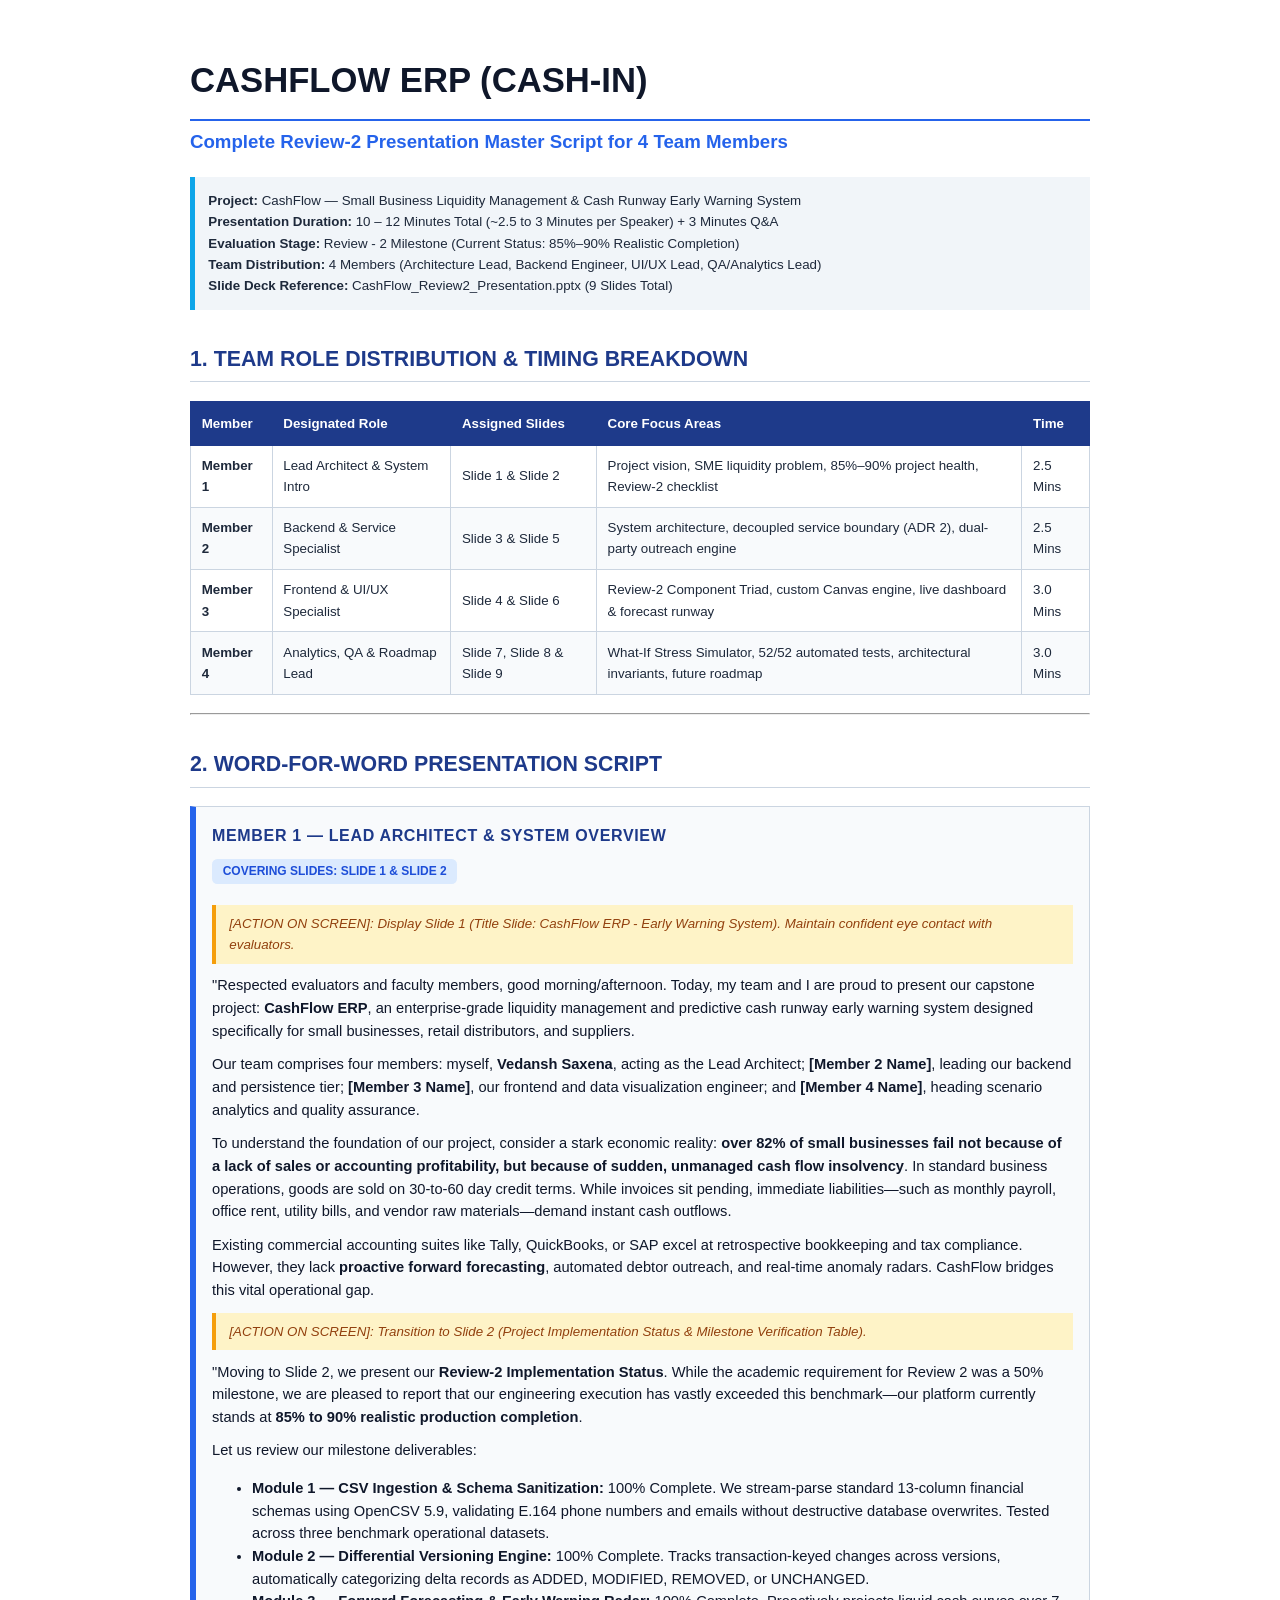
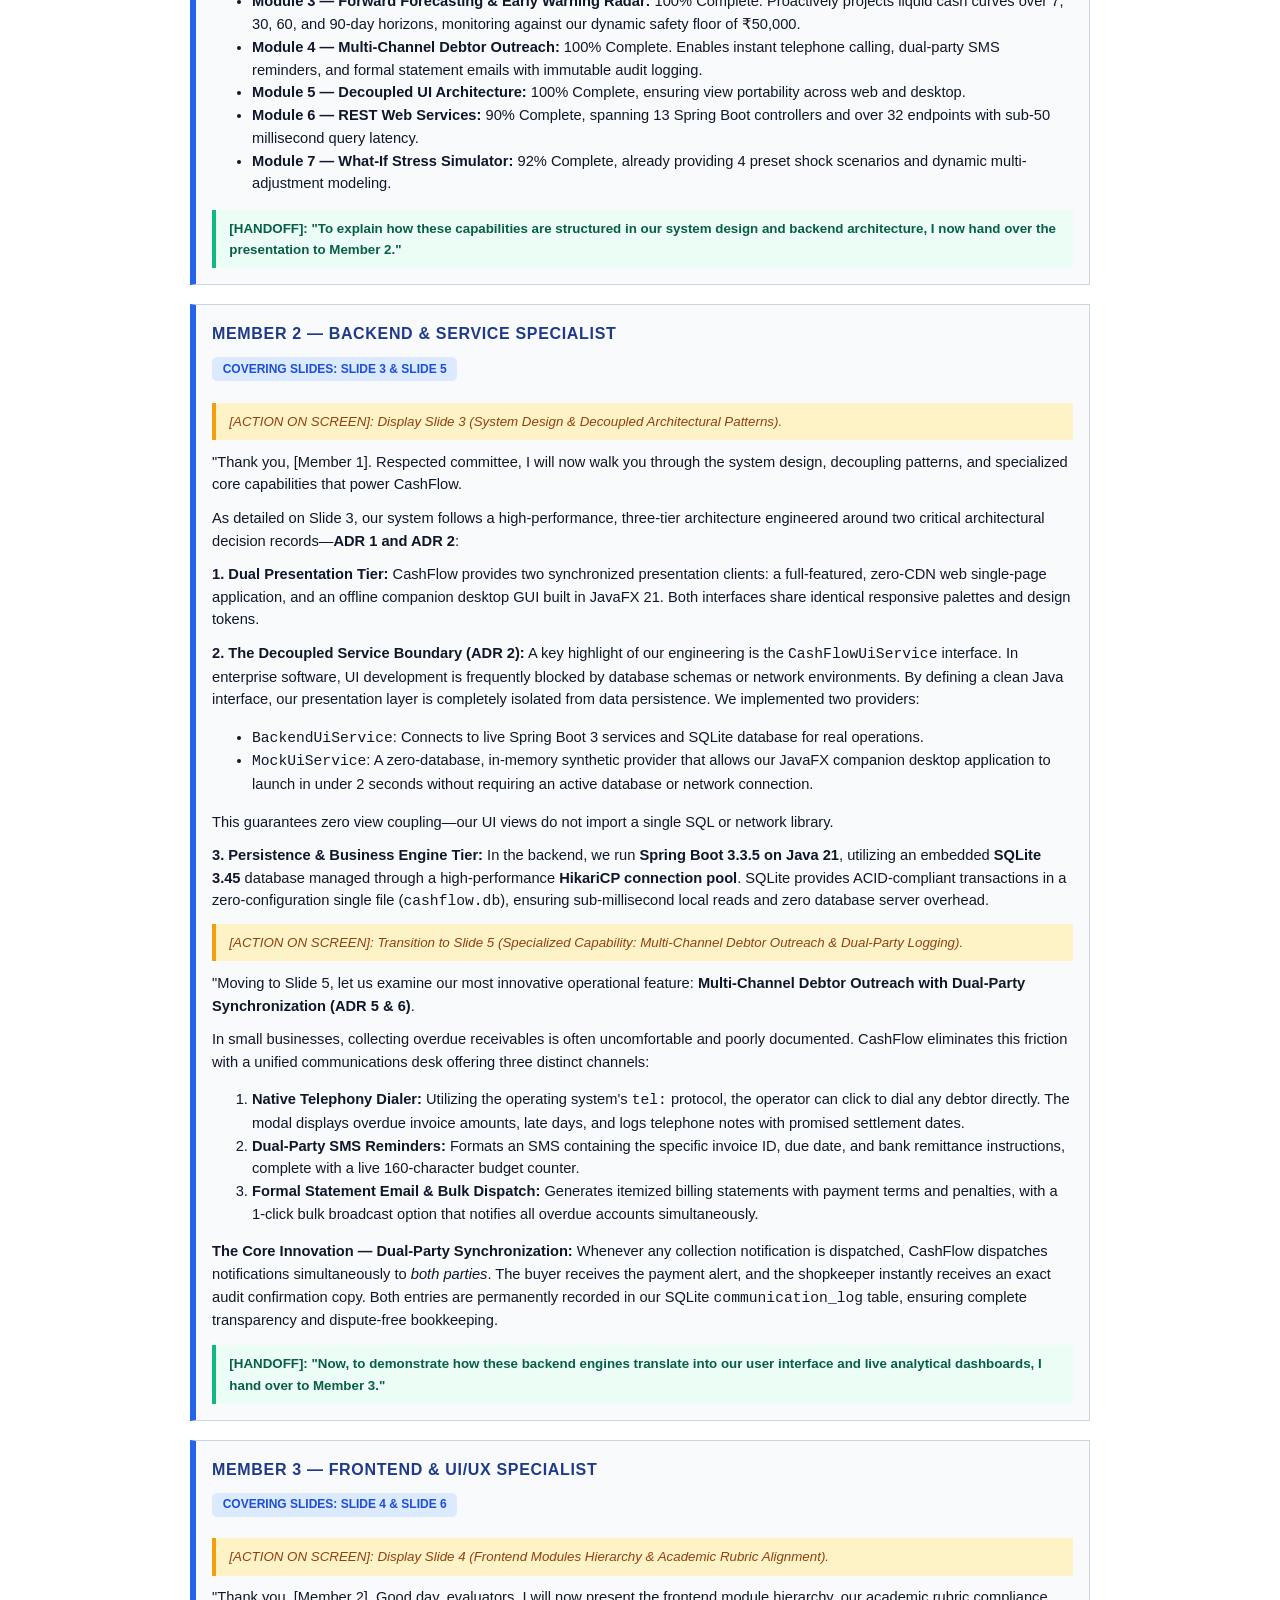
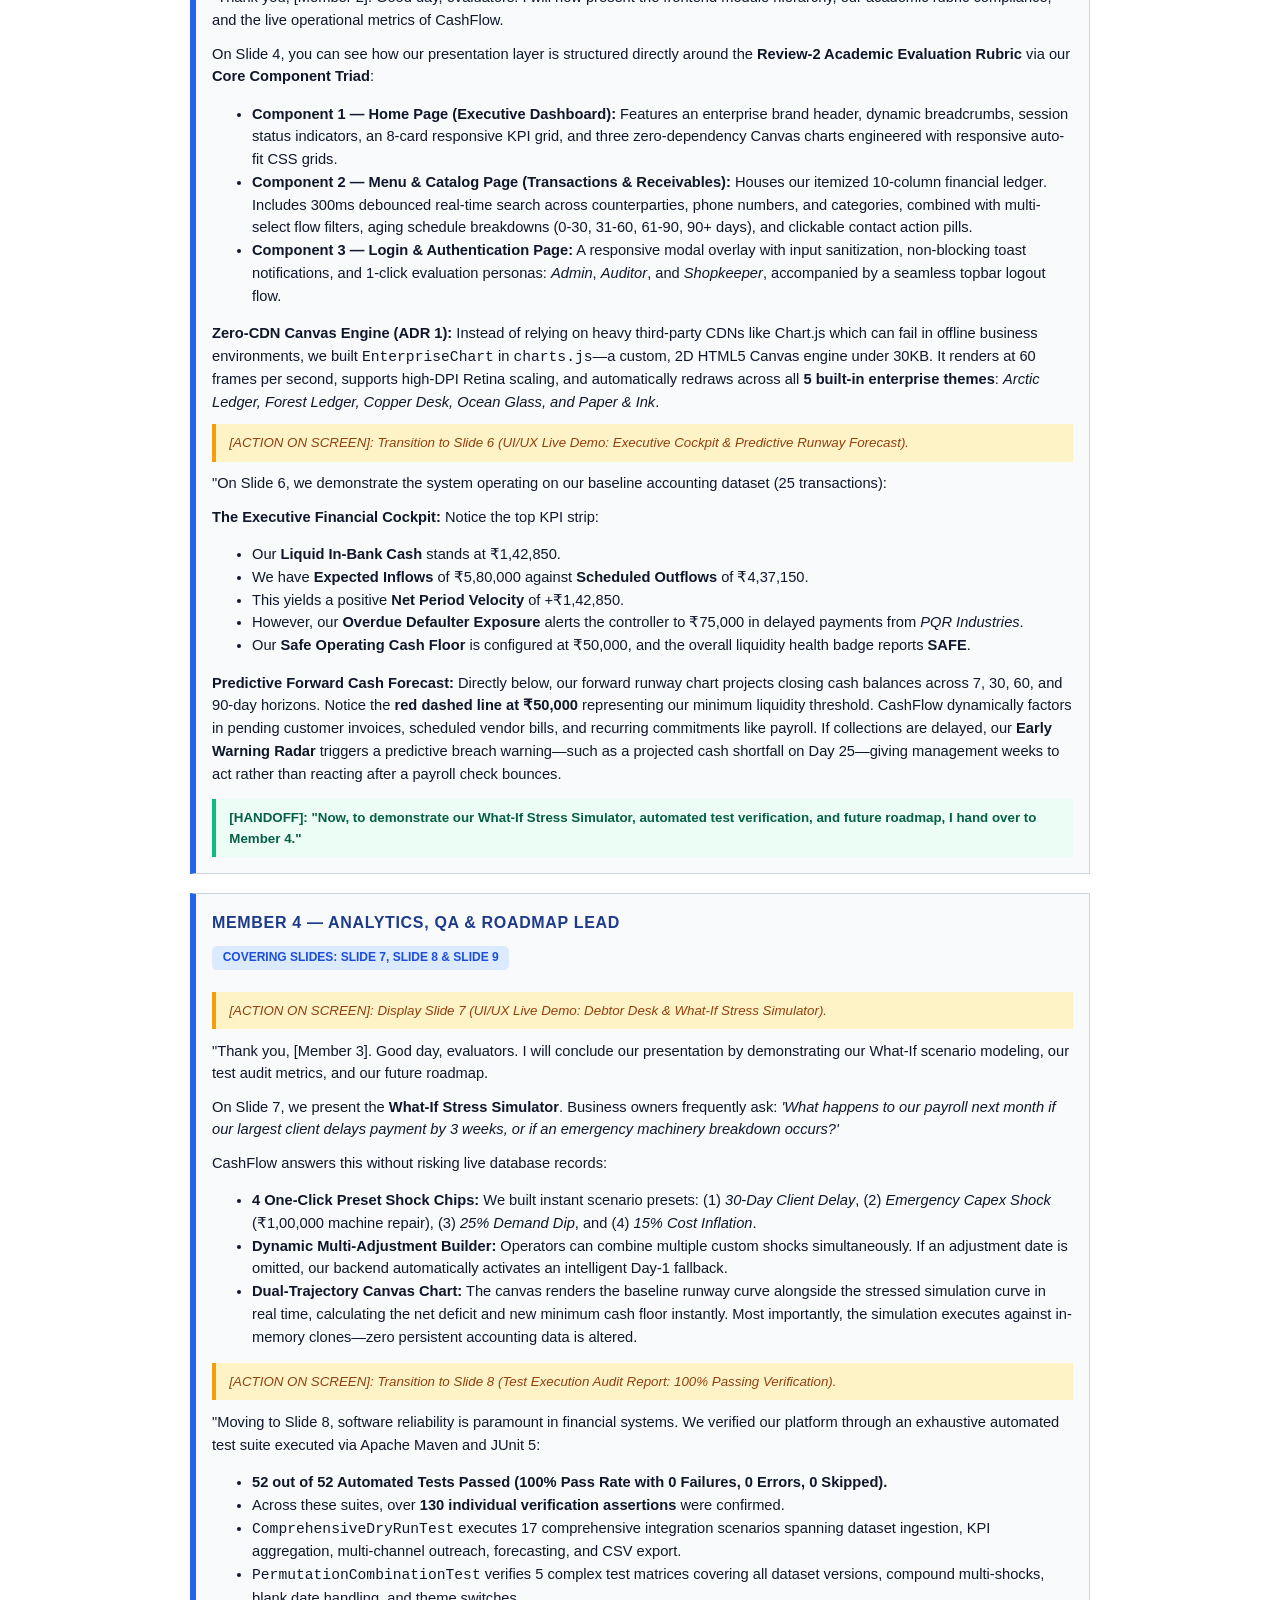
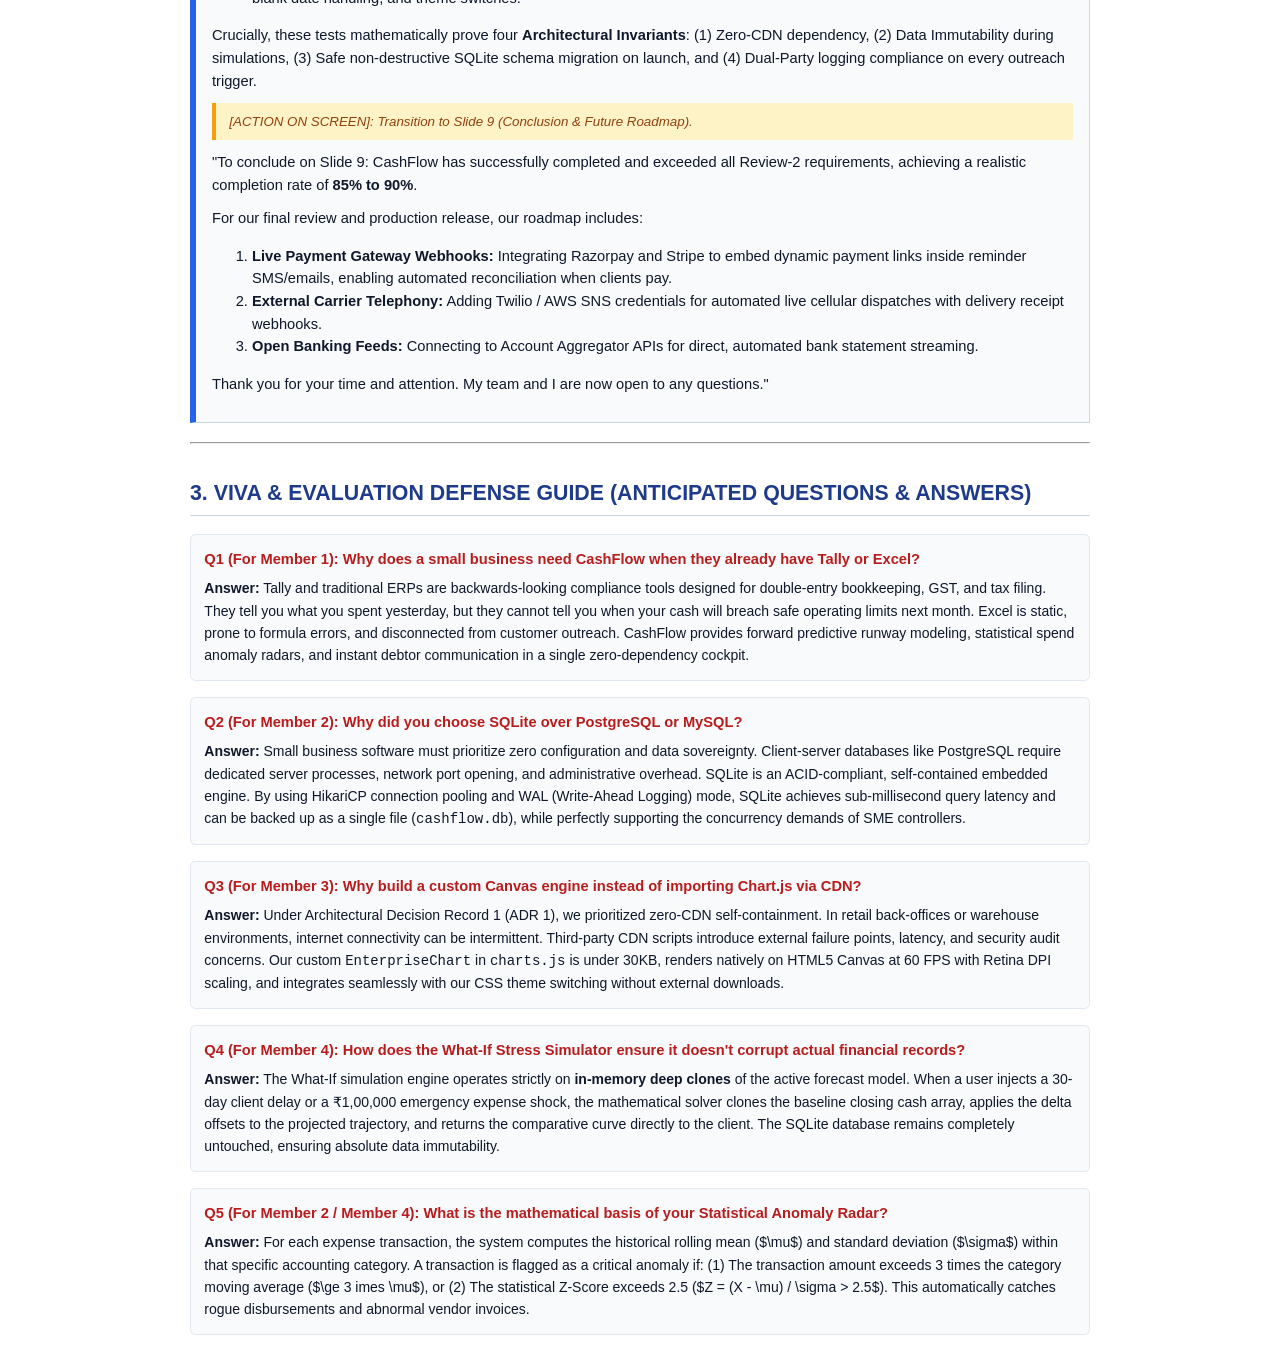
<file: CashFlow_Presentation_Script_4Members.html>
<!DOCTYPE html>
<html>
<head>
<meta charset="utf-8">
<title>CashFlow ERP — Comprehensive Presentation Script for 4 Members</title>
<style>
  body {
    font-family: Calibri, 'Segoe UI', Arial, sans-serif;
    line-height: 1.6;
    color: #1e293b;
    padding: 30px;
    max-width: 900px;
    margin: 0 auto;
  }
  h1 {
    color: #0f172a;
    font-size: 26pt;
    border-bottom: 2pt solid #2563eb;
    padding-bottom: 8pt;
    margin-bottom: 4pt;
  }
  .subtitle {
    color: #2563eb;
    font-size: 14pt;
    font-weight: bold;
    margin-bottom: 15pt;
  }
  .meta-box {
    background-color: #f1f5f9;
    border-left: 4pt solid #0ea5e9;
    padding: 10pt;
    margin-bottom: 20pt;
    font-size: 10pt;
  }
  h2 {
    color: #1e3a8a;
    font-size: 16pt;
    border-bottom: 1pt solid #cbd5e1;
    padding-bottom: 4pt;
    margin-top: 24pt;
  }
  h3 {
    color: #0f172a;
    font-size: 13pt;
    margin-top: 14pt;
  }
  .speaker-card {
    background-color: #f8fafc;
    border: 1pt solid #cbd5e1;
    border-left: 5pt solid #2563eb;
    padding: 12pt;
    margin: 14pt 0;
  }
  .speaker-title {
    font-size: 12pt;
    font-weight: bold;
    color: #1e3a8a;
    text-transform: uppercase;
    letter-spacing: 0.5pt;
    margin-bottom: 6pt;
  }
  .slide-tag {
    display: inline-block;
    background-color: #dbeafe;
    color: #1d4ed8;
    font-weight: bold;
    padding: 2pt 8pt;
    border-radius: 4pt;
    font-size: 9pt;
    margin-bottom: 8pt;
  }
  .action-cue {
    background-color: #fef3c7;
    border-left: 3pt solid #f59e0b;
    color: #92400e;
    padding: 6pt 10pt;
    font-size: 10pt;
    font-style: italic;
    margin: 8pt 0;
  }
  .speech {
    font-size: 11pt;
    color: #0f172a;
    line-height: 1.55;
    margin-bottom: 8pt;
  }
  .handoff {
    background-color: #ecfdf5;
    border-left: 3pt solid #10b981;
    color: #065f46;
    padding: 6pt 10pt;
    font-size: 10pt;
    font-weight: bold;
    margin-top: 10pt;
  }
  table {
    width: 100%;
    border-collapse: collapse;
    margin: 14pt 0;
    font-size: 10pt;
  }
  th {
    background-color: #1e3a8a;
    color: white;
    text-align: left;
    padding: 8pt;
    border: 1pt solid #1e3a8a;
  }
  td {
    padding: 7pt 8pt;
    border: 1pt solid #cbd5e1;
  }
  tr:nth-child(even) {
    background-color: #f8fafc;
  }
  .qa-box {
    background-color: #f8fafc;
    border: 1pt solid #e2e8f0;
    padding: 10pt;
    margin-bottom: 12pt;
    border-radius: 4pt;
  }
  .qa-q {
    font-weight: bold;
    color: #b91c1c;
    font-size: 11pt;
  }
  .qa-a {
    color: #0f172a;
    font-size: 10.5pt;
    margin-top: 4pt;
  }
</style>
</head>
<body>

<h1>CASHFLOW ERP (CASH-IN)</h1>
<div class="subtitle">Complete Review-2 Presentation Master Script for 4 Team Members</div>

<div class="meta-box">
  <strong>Project:</strong> CashFlow — Small Business Liquidity Management & Cash Runway Early Warning System<br>
  <strong>Presentation Duration:</strong> 10 – 12 Minutes Total (~2.5 to 3 Minutes per Speaker) + 3 Minutes Q&A<br>
  <strong>Evaluation Stage:</strong> Review - 2 Milestone (Current Status: 85%–90% Realistic Completion)<br>
  <strong>Team Distribution:</strong> 4 Members (Architecture Lead, Backend Engineer, UI/UX Lead, QA/Analytics Lead)<br>
  <strong>Slide Deck Reference:</strong> CashFlow_Review2_Presentation.pptx (9 Slides Total)
</div>

<h2>1. TEAM ROLE DISTRIBUTION & TIMING BREAKDOWN</h2>

<table>
  <thead>
    <tr>
      <th>Member</th>
      <th>Designated Role</th>
      <th>Assigned Slides</th>
      <th>Core Focus Areas</th>
      <th>Time</th>
    </tr>
  </thead>
  <tbody>
    <tr>
      <td><strong>Member 1</strong></td>
      <td>Lead Architect &amp; System Intro</td>
      <td>Slide 1 &amp; Slide 2</td>
      <td>Project vision, SME liquidity problem, 85%–90% project health, Review-2 checklist</td>
      <td>2.5 Mins</td>
    </tr>
    <tr>
      <td><strong>Member 2</strong></td>
      <td>Backend &amp; Service Specialist</td>
      <td>Slide 3 &amp; Slide 5</td>
      <td>System architecture, decoupled service boundary (ADR 2), dual-party outreach engine</td>
      <td>2.5 Mins</td>
    </tr>
    <tr>
      <td><strong>Member 3</strong></td>
      <td>Frontend &amp; UI/UX Specialist</td>
      <td>Slide 4 &amp; Slide 6</td>
      <td>Review-2 Component Triad, custom Canvas engine, live dashboard &amp; forecast runway</td>
      <td>3.0 Mins</td>
    </tr>
    <tr>
      <td><strong>Member 4</strong></td>
      <td>Analytics, QA &amp; Roadmap Lead</td>
      <td>Slide 7, Slide 8 &amp; Slide 9</td>
      <td>What-If Stress Simulator, 52/52 automated tests, architectural invariants, future roadmap</td>
      <td>3.0 Mins</td>
    </tr>
  </tbody>
</table>

<hr>

<h2>2. WORD-FOR-WORD PRESENTATION SCRIPT</h2>

<!-- ========================================================================= -->
<!-- MEMBER 1 -->
<!-- ========================================================================= -->
<div class="speaker-card">
  <div class="speaker-title">MEMBER 1 — LEAD ARCHITECT &amp; SYSTEM OVERVIEW</div>
  <div class="slide-tag">COVERING SLIDES: SLIDE 1 &amp; SLIDE 2</div>

  <div class="action-cue">
    [ACTION ON SCREEN]: Display Slide 1 (Title Slide: CashFlow ERP - Early Warning System). Maintain confident eye contact with evaluators.
  </div>

  <div class="speech">
    "Respected evaluators and faculty members, good morning/afternoon. Today, my team and I are proud to present our capstone project: <strong>CashFlow ERP</strong>, an enterprise-grade liquidity management and predictive cash runway early warning system designed specifically for small businesses, retail distributors, and suppliers.
  </div>
  <div class="speech">
    Our team comprises four members: myself, <strong>Vedansh Saxena</strong>, acting as the Lead Architect; <strong>[Member 2 Name]</strong>, leading our backend and persistence tier; <strong>[Member 3 Name]</strong>, our frontend and data visualization engineer; and <strong>[Member 4 Name]</strong>, heading scenario analytics and quality assurance.
  </div>
  <div class="speech">
    To understand the foundation of our project, consider a stark economic reality: <strong>over 82% of small businesses fail not because of a lack of sales or accounting profitability, but because of sudden, unmanaged cash flow insolvency</strong>. In standard business operations, goods are sold on 30-to-60 day credit terms. While invoices sit pending, immediate liabilities—such as monthly payroll, office rent, utility bills, and vendor raw materials—demand instant cash outflows.
  </div>
  <div class="speech">
    Existing commercial accounting suites like Tally, QuickBooks, or SAP excel at retrospective bookkeeping and tax compliance. However, they lack <strong>proactive forward forecasting</strong>, automated debtor outreach, and real-time anomaly radars. CashFlow bridges this vital operational gap.
  </div>

  <div class="action-cue">
    [ACTION ON SCREEN]: Transition to Slide 2 (Project Implementation Status &amp; Milestone Verification Table).
  </div>

  <div class="speech">
    "Moving to Slide 2, we present our <strong>Review-2 Implementation Status</strong>. While the academic requirement for Review 2 was a 50% milestone, we are pleased to report that our engineering execution has vastly exceeded this benchmark—our platform currently stands at <strong>85% to 90% realistic production completion</strong>.
  </div>
  <div class="speech">
    Let us review our milestone deliverables:
    <ul>
      <li><strong>Module 1 — CSV Ingestion &amp; Schema Sanitization:</strong> 100% Complete. We stream-parse standard 13-column financial schemas using OpenCSV 5.9, validating E.164 phone numbers and emails without destructive database overwrites. Tested across three benchmark operational datasets.</li>
      <li><strong>Module 2 — Differential Versioning Engine:</strong> 100% Complete. Tracks transaction-keyed changes across versions, automatically categorizing delta records as ADDED, MODIFIED, REMOVED, or UNCHANGED.</li>
      <li><strong>Module 3 — Forward Forecasting &amp; Early Warning Radar:</strong> 100% Complete. Proactively projects liquid cash curves over 7, 30, 60, and 90-day horizons, monitoring against our dynamic safety floor of ₹50,000.</li>
      <li><strong>Module 4 — Multi-Channel Debtor Outreach:</strong> 100% Complete. Enables instant telephone calling, dual-party SMS reminders, and formal statement emails with immutable audit logging.</li>
      <li><strong>Module 5 — Decoupled UI Architecture:</strong> 100% Complete, ensuring view portability across web and desktop.</li>
      <li><strong>Module 6 — REST Web Services:</strong> 90% Complete, spanning 13 Spring Boot controllers and over 32 endpoints with sub-50 millisecond query latency.</li>
      <li><strong>Module 7 — What-If Stress Simulator:</strong> 92% Complete, already providing 4 preset shock scenarios and dynamic multi-adjustment modeling.</li>
    </ul>
  </div>

  <div class="handoff">
    [HANDOFF]: "To explain how these capabilities are structured in our system design and backend architecture, I now hand over the presentation to Member 2."
  </div>
</div>

<!-- ========================================================================= -->
<!-- MEMBER 2 -->
<!-- ========================================================================= -->
<div class="speaker-card">
  <div class="speaker-title">MEMBER 2 — BACKEND &amp; SERVICE SPECIALIST</div>
  <div class="slide-tag">COVERING SLIDES: SLIDE 3 &amp; SLIDE 5</div>

  <div class="action-cue">
    [ACTION ON SCREEN]: Display Slide 3 (System Design &amp; Decoupled Architectural Patterns).
  </div>

  <div class="speech">
    "Thank you, [Member 1]. Respected committee, I will now walk you through the system design, decoupling patterns, and specialized core capabilities that power CashFlow.
  </div>
  <div class="speech">
    As detailed on Slide 3, our system follows a high-performance, three-tier architecture engineered around two critical architectural decision records—<strong>ADR 1 and ADR 2</strong>:
  </div>
  <div class="speech">
    <strong>1. Dual Presentation Tier:</strong> CashFlow provides two synchronized presentation clients: a full-featured, zero-CDN web single-page application, and an offline companion desktop GUI built in JavaFX 21. Both interfaces share identical responsive palettes and design tokens.
  </div>
  <div class="speech">
    <strong>2. The Decoupled Service Boundary (ADR 2):</strong> A key highlight of our engineering is the <code>CashFlowUiService</code> interface. In enterprise software, UI development is frequently blocked by database schemas or network environments. By defining a clean Java interface, our presentation layer is completely isolated from data persistence. We implemented two providers:
    <ul>
      <li><code>BackendUiService</code>: Connects to live Spring Boot 3 services and SQLite database for real operations.</li>
      <li><code>MockUiService</code>: A zero-database, in-memory synthetic provider that allows our JavaFX companion desktop application to launch in under 2 seconds without requiring an active database or network connection.</li>
    </ul>
    This guarantees zero view coupling—our UI views do not import a single SQL or network library.
  </div>
  <div class="speech">
    <strong>3. Persistence &amp; Business Engine Tier:</strong> In the backend, we run <strong>Spring Boot 3.3.5 on Java 21</strong>, utilizing an embedded <strong>SQLite 3.45</strong> database managed through a high-performance <strong>HikariCP connection pool</strong>. SQLite provides ACID-compliant transactions in a zero-configuration single file (<code>cashflow.db</code>), ensuring sub-millisecond local reads and zero database server overhead.
  </div>

  <div class="action-cue">
    [ACTION ON SCREEN]: Transition to Slide 5 (Specialized Capability: Multi-Channel Debtor Outreach &amp; Dual-Party Logging).
  </div>

  <div class="speech">
    "Moving to Slide 5, let us examine our most innovative operational feature: <strong>Multi-Channel Debtor Outreach with Dual-Party Synchronization (ADR 5 &amp; 6)</strong>.
  </div>
  <div class="speech">
    In small businesses, collecting overdue receivables is often uncomfortable and poorly documented. CashFlow eliminates this friction with a unified communications desk offering three distinct channels:
    <ol>
      <li><strong>Native Telephony Dialer:</strong> Utilizing the operating system's <code>tel:</code> protocol, the operator can click to dial any debtor directly. The modal displays overdue invoice amounts, late days, and logs telephone notes with promised settlement dates.</li>
      <li><strong>Dual-Party SMS Reminders:</strong> Formats an SMS containing the specific invoice ID, due date, and bank remittance instructions, complete with a live 160-character budget counter.</li>
      <li><strong>Formal Statement Email &amp; Bulk Dispatch:</strong> Generates itemized billing statements with payment terms and penalties, with a 1-click bulk broadcast option that notifies all overdue accounts simultaneously.</li>
    </ol>
  </div>
  <div class="speech">
    <strong>The Core Innovation — Dual-Party Synchronization:</strong> Whenever any collection notification is dispatched, CashFlow dispatches notifications simultaneously to <em>both parties</em>. The buyer receives the payment alert, and the shopkeeper instantly receives an exact audit confirmation copy. Both entries are permanently recorded in our SQLite <code>communication_log</code> table, ensuring complete transparency and dispute-free bookkeeping.
  </div>

  <div class="handoff">
    [HANDOFF]: "Now, to demonstrate how these backend engines translate into our user interface and live analytical dashboards, I hand over to Member 3."
  </div>
</div>

<!-- ========================================================================= -->
<!-- MEMBER 3 -->
<!-- ========================================================================= -->
<div class="speaker-card">
  <div class="speaker-title">MEMBER 3 — FRONTEND &amp; UI/UX SPECIALIST</div>
  <div class="slide-tag">COVERING SLIDES: SLIDE 4 &amp; SLIDE 6</div>

  <div class="action-cue">
    [ACTION ON SCREEN]: Display Slide 4 (Frontend Modules Hierarchy &amp; Academic Rubric Alignment).
  </div>

  <div class="speech">
    "Thank you, [Member 2]. Good day, evaluators. I will now present the frontend module hierarchy, our academic rubric compliance, and the live operational metrics of CashFlow.
  </div>
  <div class="speech">
    On Slide 4, you can see how our presentation layer is structured directly around the <strong>Review-2 Academic Evaluation Rubric</strong> via our <strong>Core Component Triad</strong>:
    <ul>
      <li><strong>Component 1 — Home Page (Executive Dashboard):</strong> Features an enterprise brand header, dynamic breadcrumbs, session status indicators, an 8-card responsive KPI grid, and three zero-dependency Canvas charts engineered with responsive auto-fit CSS grids.</li>
      <li><strong>Component 2 — Menu &amp; Catalog Page (Transactions &amp; Receivables):</strong> Houses our itemized 10-column financial ledger. Includes 300ms debounced real-time search across counterparties, phone numbers, and categories, combined with multi-select flow filters, aging schedule breakdowns (0-30, 31-60, 61-90, 90+ days), and clickable contact action pills.</li>
      <li><strong>Component 3 — Login &amp; Authentication Page:</strong> A responsive modal overlay with input sanitization, non-blocking toast notifications, and 1-click evaluation personas: <em>Admin</em>, <em>Auditor</em>, and <em>Shopkeeper</em>, accompanied by a seamless topbar logout flow.</li>
    </ul>
  </div>
  <div class="speech">
    <strong>Zero-CDN Canvas Engine (ADR 1):</strong> Instead of relying on heavy third-party CDNs like Chart.js which can fail in offline business environments, we built <code>EnterpriseChart</code> in <code>charts.js</code>—a custom, 2D HTML5 Canvas engine under 30KB. It renders at 60 frames per second, supports high-DPI Retina scaling, and automatically redraws across all <strong>5 built-in enterprise themes</strong>: <em>Arctic Ledger, Forest Ledger, Copper Desk, Ocean Glass, and Paper &amp; Ink</em>.
  </div>

  <div class="action-cue">
    [ACTION ON SCREEN]: Transition to Slide 6 (UI/UX Live Demo: Executive Cockpit &amp; Predictive Runway Forecast).
  </div>

  <div class="speech">
    "On Slide 6, we demonstrate the system operating on our baseline accounting dataset (25 transactions):
  </div>
  <div class="speech">
    <strong>The Executive Financial Cockpit:</strong>
    Notice the top KPI strip:
    <ul>
      <li>Our <strong>Liquid In-Bank Cash</strong> stands at ₹1,42,850.</li>
      <li>We have <strong>Expected Inflows</strong> of ₹5,80,000 against <strong>Scheduled Outflows</strong> of ₹4,37,150.</li>
      <li>This yields a positive <strong>Net Period Velocity</strong> of +₹1,42,850.</li>
      <li>However, our <strong>Overdue Defaulter Exposure</strong> alerts the controller to ₹75,000 in delayed payments from <em>PQR Industries</em>.</li>
      <li>Our <strong>Safe Operating Cash Floor</strong> is configured at ₹50,000, and the overall liquidity health badge reports <strong>SAFE</strong>.</li>
    </ul>
  </div>
  <div class="speech">
    <strong>Predictive Forward Cash Forecast:</strong>
    Directly below, our forward runway chart projects closing cash balances across 7, 30, 60, and 90-day horizons. Notice the <strong>red dashed line at ₹50,000</strong> representing our minimum liquidity threshold. CashFlow dynamically factors in pending customer invoices, scheduled vendor bills, and recurring commitments like payroll. If collections are delayed, our <strong>Early Warning Radar</strong> triggers a predictive breach warning—such as a projected cash shortfall on Day 25—giving management weeks to act rather than reacting after a payroll check bounces.
  </div>

  <div class="handoff">
    [HANDOFF]: "Now, to demonstrate our What-If Stress Simulator, automated test verification, and future roadmap, I hand over to Member 4."
  </div>
</div>

<!-- ========================================================================= -->
<!-- MEMBER 4 -->
<!-- ========================================================================= -->
<div class="speaker-card">
  <div class="speaker-title">MEMBER 4 — ANALYTICS, QA &amp; ROADMAP LEAD</div>
  <div class="slide-tag">COVERING SLIDES: SLIDE 7, SLIDE 8 &amp; SLIDE 9</div>

  <div class="action-cue">
    [ACTION ON SCREEN]: Display Slide 7 (UI/UX Live Demo: Debtor Desk &amp; What-If Stress Simulator).
  </div>

  <div class="speech">
    "Thank you, [Member 3]. Good day, evaluators. I will conclude our presentation by demonstrating our What-If scenario modeling, our test audit metrics, and our future roadmap.
  </div>
  <div class="speech">
    On Slide 7, we present the <strong>What-If Stress Simulator</strong>. Business owners frequently ask: <em>'What happens to our payroll next month if our largest client delays payment by 3 weeks, or if an emergency machinery breakdown occurs?'</em>
  </div>
  <div class="speech">
    CashFlow answers this without risking live database records:
    <ul>
      <li><strong>4 One-Click Preset Shock Chips:</strong> We built instant scenario presets: (1) <em>30-Day Client Delay</em>, (2) <em>Emergency Capex Shock</em> (₹1,00,000 machine repair), (3) <em>25% Demand Dip</em>, and (4) <em>15% Cost Inflation</em>.</li>
      <li><strong>Dynamic Multi-Adjustment Builder:</strong> Operators can combine multiple custom shocks simultaneously. If an adjustment date is omitted, our backend automatically activates an intelligent Day-1 fallback.</li>
      <li><strong>Dual-Trajectory Canvas Chart:</strong> The canvas renders the baseline runway curve alongside the stressed simulation curve in real time, calculating the net deficit and new minimum cash floor instantly. Most importantly, the simulation executes against in-memory clones—zero persistent accounting data is altered.</li>
    </ul>
  </div>

  <div class="action-cue">
    [ACTION ON SCREEN]: Transition to Slide 8 (Test Execution Audit Report: 100% Passing Verification).
  </div>

  <div class="speech">
    "Moving to Slide 8, software reliability is paramount in financial systems. We verified our platform through an exhaustive automated test suite executed via Apache Maven and JUnit 5:
    <ul>
      <li><strong>52 out of 52 Automated Tests Passed (100% Pass Rate with 0 Failures, 0 Errors, 0 Skipped).</strong></li>
      <li>Across these suites, over <strong>130 individual verification assertions</strong> were confirmed.</li>
      <li><code>ComprehensiveDryRunTest</code> executes 17 comprehensive integration scenarios spanning dataset ingestion, KPI aggregation, multi-channel outreach, forecasting, and CSV export.</li>
      <li><code>PermutationCombinationTest</code> verifies 5 complex test matrices covering all dataset versions, compound multi-shocks, blank date handling, and theme switches.</li>
    </ul>
    Crucially, these tests mathematically prove four <strong>Architectural Invariants</strong>: (1) Zero-CDN dependency, (2) Data Immutability during simulations, (3) Safe non-destructive SQLite schema migration on launch, and (4) Dual-Party logging compliance on every outreach trigger.
  </div>

  <div class="action-cue">
    [ACTION ON SCREEN]: Transition to Slide 9 (Conclusion &amp; Future Roadmap).
  </div>

  <div class="speech">
    "To conclude on Slide 9: CashFlow has successfully completed and exceeded all Review-2 requirements, achieving a realistic completion rate of <strong>85% to 90%</strong>.
  </div>
  <div class="speech">
    For our final review and production release, our roadmap includes:
    <ol>
      <li><strong>Live Payment Gateway Webhooks:</strong> Integrating Razorpay and Stripe to embed dynamic payment links inside reminder SMS/emails, enabling automated reconciliation when clients pay.</li>
      <li><strong>External Carrier Telephony:</strong> Adding Twilio / AWS SNS credentials for automated live cellular dispatches with delivery receipt webhooks.</li>
      <li><strong>Open Banking Feeds:</strong> Connecting to Account Aggregator APIs for direct, automated bank statement streaming.</li>
    </ol>
  </div>
  <div class="speech">
    Thank you for your time and attention. My team and I are now open to any questions."
  </div>
</div>

<hr>

<h2>3. VIVA &amp; EVALUATION DEFENSE GUIDE (ANTICIPATED QUESTIONS &amp; ANSWERS)</h2>

<div class="qa-box">
  <div class="qa-q">Q1 (For Member 1): Why does a small business need CashFlow when they already have Tally or Excel?</div>
  <div class="qa-a"><strong>Answer:</strong> Tally and traditional ERPs are backwards-looking compliance tools designed for double-entry bookkeeping, GST, and tax filing. They tell you what you spent yesterday, but they cannot tell you when your cash will breach safe operating limits next month. Excel is static, prone to formula errors, and disconnected from customer outreach. CashFlow provides forward predictive runway modeling, statistical spend anomaly radars, and instant debtor communication in a single zero-dependency cockpit.</div>
</div>

<div class="qa-box">
  <div class="qa-q">Q2 (For Member 2): Why did you choose SQLite over PostgreSQL or MySQL?</div>
  <div class="qa-a"><strong>Answer:</strong> Small business software must prioritize zero configuration and data sovereignty. Client-server databases like PostgreSQL require dedicated server processes, network port opening, and administrative overhead. SQLite is an ACID-compliant, self-contained embedded engine. By using HikariCP connection pooling and WAL (Write-Ahead Logging) mode, SQLite achieves sub-millisecond query latency and can be backed up as a single file (<code>cashflow.db</code>), while perfectly supporting the concurrency demands of SME controllers.</div>
</div>

<div class="qa-box">
  <div class="qa-q">Q3 (For Member 3): Why build a custom Canvas engine instead of importing Chart.js via CDN?</div>
  <div class="qa-a"><strong>Answer:</strong> Under Architectural Decision Record 1 (ADR 1), we prioritized zero-CDN self-containment. In retail back-offices or warehouse environments, internet connectivity can be intermittent. Third-party CDN scripts introduce external failure points, latency, and security audit concerns. Our custom <code>EnterpriseChart</code> in <code>charts.js</code> is under 30KB, renders natively on HTML5 Canvas at 60 FPS with Retina DPI scaling, and integrates seamlessly with our CSS theme switching without external downloads.</div>
</div>

<div class="qa-box">
  <div class="qa-q">Q4 (For Member 4): How does the What-If Stress Simulator ensure it doesn't corrupt actual financial records?</div>
  <div class="qa-a"><strong>Answer:</strong> The What-If simulation engine operates strictly on <strong>in-memory deep clones</strong> of the active forecast model. When a user injects a 30-day client delay or a ₹1,00,000 emergency expense shock, the mathematical solver clones the baseline closing cash array, applies the delta offsets to the projected trajectory, and returns the comparative curve directly to the client. The SQLite database remains completely untouched, ensuring absolute data immutability.</div>
</div>

<div class="qa-box">
  <div class="qa-q">Q5 (For Member 2 / Member 4): What is the mathematical basis of your Statistical Anomaly Radar?</div>
  <div class="qa-a"><strong>Answer:</strong> For each expense transaction, the system computes the historical rolling mean ($\mu$) and standard deviation ($\sigma$) within that specific accounting category. A transaction is flagged as a critical anomaly if: (1) The transaction amount exceeds 3 times the category moving average ($\ge 3	imes \mu$), or (2) The statistical Z-Score exceeds 2.5 ($Z = (X - \mu) / \sigma > 2.5$). This automatically catches rogue disbursements and abnormal vendor invoices.</div>
</div>

</body>
</html>
</file>
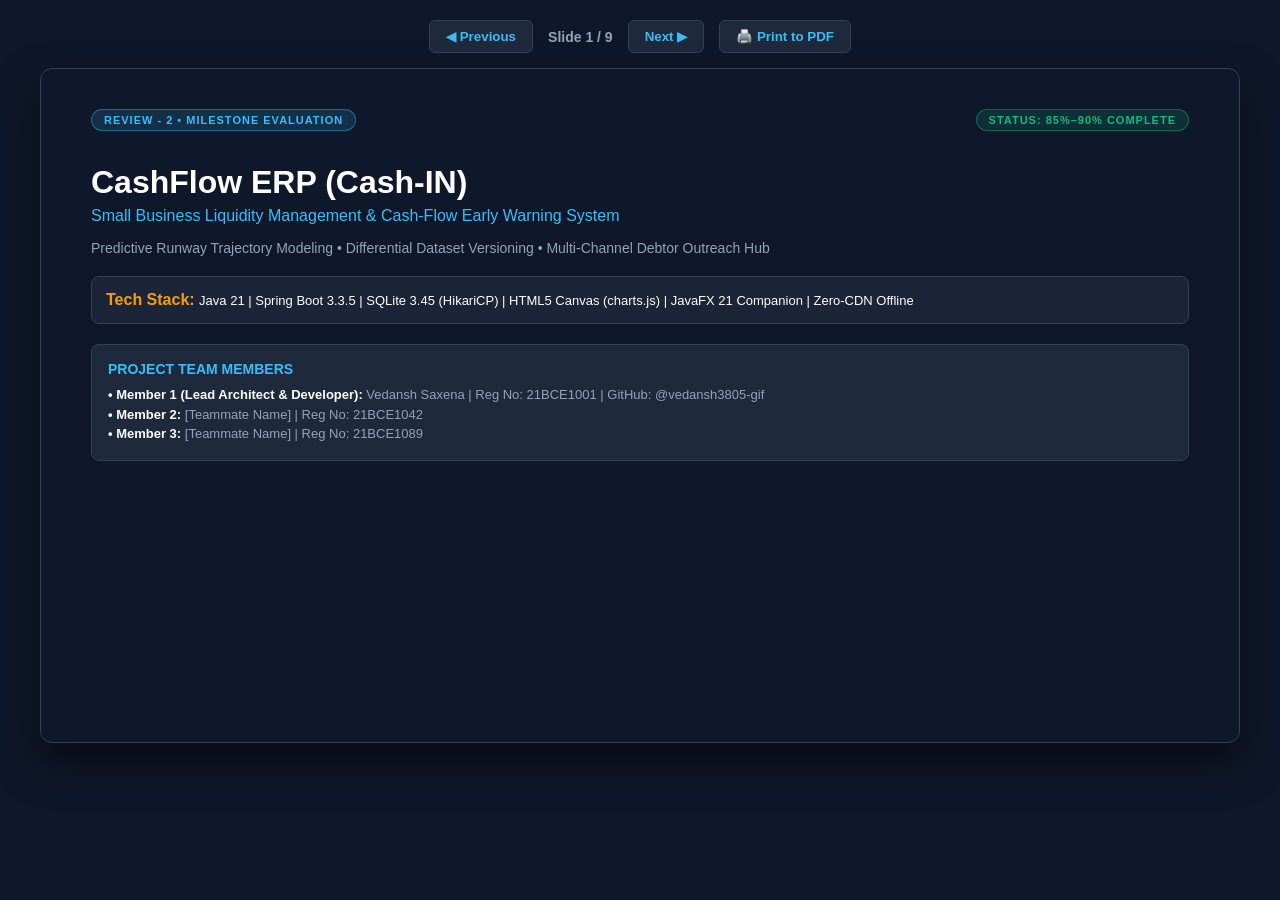
<file: presentation_slides.html>
<!DOCTYPE html>
<html lang="en">
<head>
  <meta charset="UTF-8">
  <meta name="viewport" content="width=device-width, initial-scale=1.0">
  <title>CashFlow ERP — Review 2 Presentation</title>
  <style>
    :root {
      --bg: #0F172A;
      --card-bg: #1E293B;
      --card-border: #334155;
      --text: #F8FAFC;
      --text-muted: #94A3B8;
      --cyan: #38BDF8;
      --green: #10B981;
      --amber: #F59E0B;
      --red: #EF4444;
      --blue: #2563EB;
    }
    * { box-sizing: border-box; margin: 0; padding: 0; }
    body {
      background: var(--bg);
      color: var(--text);
      font-family: -apple-system, BlinkMacSystemFont, "Segoe UI", Roboto, Helvetica, Arial, sans-serif;
      display: flex;
      flex-direction: column;
      align-items: center;
      min-height: 100vh;
      padding: 20px;
    }
    .controls {
      display: flex;
      gap: 15px;
      align-items: center;
      margin-bottom: 15px;
    }
    .btn {
      background: var(--card-bg);
      color: var(--cyan);
      border: 1px solid var(--card-border);
      padding: 8px 16px;
      border-radius: 6px;
      cursor: pointer;
      font-weight: 600;
      transition: all 0.2s;
    }
    .btn:hover {
      background: var(--cyan);
      color: #0F172A;
    }
    .slide-counter {
      color: var(--text-muted);
      font-size: 14px;
      font-weight: 600;
    }
    .slide-deck {
      width: 100%;
      max-width: 1200px;
      aspect-ratio: 16 / 9;
      background: var(--bg);
      border: 1px solid var(--card-border);
      border-radius: 12px;
      overflow: hidden;
      position: relative;
      box-shadow: 0 20px 40px rgba(0,0,0,0.5);
    }
    .slide {
      display: none;
      width: 100%;
      height: 100%;
      padding: 40px 50px;
      position: absolute;
      top: 0;
      left: 0;
      overflow-y: auto;
    }
    .slide.active {
      display: flex;
      flex-direction: column;
    }
    .badge {
      display: inline-block;
      align-self: flex-start;
      background: rgba(56, 189, 248, 0.15);
      color: var(--cyan);
      border: 1px solid rgba(56, 189, 248, 0.4);
      padding: 4px 12px;
      border-radius: 20px;
      font-size: 11px;
      font-weight: 700;
      letter-spacing: 1px;
      margin-bottom: 8px;
    }
    .badge.success {
      background: rgba(16, 185, 129, 0.15);
      color: var(--green);
      border-color: rgba(16, 185, 129, 0.4);
    }
    .badge.warning {
      background: rgba(245, 158, 11, 0.15);
      color: var(--amber);
      border-color: rgba(245, 158, 11, 0.4);
    }
    h1 { font-size: 32px; font-weight: 800; color: #fff; margin-bottom: 6px; }
    h2 { font-size: 22px; font-weight: 700; color: #fff; margin-bottom: 20px; }
    p.lead { color: var(--cyan); font-size: 16px; margin-bottom: 15px; }
    .grid { display: grid; gap: 15px; }
    .grid-2 { grid-template-columns: 1fr 1fr; }
    .grid-3 { grid-template-columns: 1fr 1fr 1fr; }
    .grid-4 { grid-template-columns: repeat(4, 1fr); }
    .card {
      background: var(--card-bg);
      border: 1px solid var(--card-border);
      border-radius: 8px;
      padding: 16px;
    }
    .card h3 {
      font-size: 14px;
      color: var(--cyan);
      text-transform: uppercase;
      margin-bottom: 8px;
      font-weight: 700;
    }
    .card p, .card li {
      font-size: 13px;
      color: var(--text-muted);
      line-height: 1.5;
    }
    .card strong { color: #fff; }
    table {
      width: 100%;
      border-collapse: collapse;
      font-size: 12px;
      margin-top: 10px;
    }
    th {
      background: #1E3A8A;
      color: #fff;
      padding: 10px;
      text-align: left;
    }
    td {
      padding: 9px 10px;
      border-bottom: 1px solid var(--card-border);
      background: var(--card-bg);
      color: var(--text-muted);
    }
    tr:nth-child(even) td { background: rgba(30, 41, 59, 0.6); }
    td strong { color: #fff; }
    .status-pill {
      display: inline-block;
      padding: 2px 8px;
      border-radius: 4px;
      font-size: 11px;
      font-weight: 700;
      background: rgba(16, 185, 129, 0.2);
      color: var(--green);
    }
    ul { list-style: none; }
    ul li { margin-bottom: 8px; }
    @media print {
      body { background: #fff; color: #000; padding: 0; }
      .controls { display: none; }
      .slide-deck { box-shadow: none; border: none; aspect-ratio: auto; }
      .slide { display: block !important; position: static; page-break-after: always; height: 100vh; }
    }
  </style>
</head>
<body>

  <div class="controls">
    <button class="btn" onclick="prevSlide()">◀ Previous</button>
    <span class="slide-counter" id="counter">Slide 1 / 9</span>
    <button class="btn" onclick="nextSlide()">Next ▶</button>
    <button class="btn" onclick="window.print()">🖨️ Print to PDF</button>
  </div>

  <div class="slide-deck">

    <!-- SLIDE 1 -->
    <div class="slide active">
      <div style="display:flex; justify-content:space-between; align-items:center; width:100%;">
        <span class="badge">REVIEW - 2 • MILESTONE EVALUATION</span>
        <span class="badge success">STATUS: 85%–90% COMPLETE</span>
      </div>
      <div style="margin-top: 25px;">
        <h1>CashFlow ERP (Cash-IN)</h1>
        <p class="lead">Small Business Liquidity Management & Cash-Flow Early Warning System</p>
        <p style="color: var(--text-muted); font-size: 14px; margin-bottom: 20px;">
          Predictive Runway Trajectory Modeling • Differential Dataset Versioning • Multi-Channel Debtor Outreach Hub
        </p>
        <div style="background: rgba(30,41,59,0.8); border: 1px solid var(--card-border); border-radius: 8px; padding: 14px; margin-bottom: 20px;">
          <strong style="color: var(--amber);">Tech Stack:</strong>
          <span style="color: #fff; font-size: 13px;">Java 21 | Spring Boot 3.3.5 | SQLite 3.45 (HikariCP) | HTML5 Canvas (charts.js) | JavaFX 21 Companion | Zero-CDN Offline</span>
        </div>
        <div class="card" style="margin-top: 15px;">
          <h3>Project Team Members</h3>
          <p><strong>• Member 1 (Lead Architect & Developer):</strong> Vedansh Saxena | Reg No: 21BCE1001 | GitHub: @vedansh3805-gif</p>
          <p><strong>• Member 2:</strong> [Teammate Name] | Reg No: 21BCE1042</p>
          <p><strong>• Member 3:</strong> [Teammate Name] | Reg No: 21BCE1089</p>
        </div>
      </div>
    </div>

    <!-- SLIDE 2 -->
    <div class="slide">
      <span class="badge">MILESTONE DELIVERABLES</span>
      <h2>Project Implementation Status & Verification</h2>
      <div class="grid grid-4" style="margin-bottom: 12px;">
        <div class="card" style="text-align:center;"><span style="color:var(--text-muted); font-size:11px;">PROGRESS</span><br><strong style="color:var(--green); font-size:16px;">85%–90% Ready</strong></div>
        <div class="card" style="text-align:center;"><span style="color:var(--text-muted); font-size:11px;">AUTOMATED TESTS</span><br><strong style="color:var(--cyan); font-size:16px;">52 / 52 Passed</strong></div>
        <div class="card" style="text-align:center;"><span style="color:var(--text-muted); font-size:11px;">REST APIS</span><br><strong style="color:var(--amber); font-size:16px;">13 Controllers, 32+ APIs</strong></div>
        <div class="card" style="text-align:center;"><span style="color:var(--text-muted); font-size:11px;">NETWORK</span><br><strong style="color:#fff; font-size:16px;">100% Offline Ready</strong></div>
      </div>
      <table>
        <thead>
          <tr><th>S.No</th><th>Module / Feature</th><th>Planned & Implemented Capabilities</th><th>Status</th><th>Verification Remarks</th></tr>
        </thead>
        <tbody>
          <tr><td>01</td><td><strong>CSV Ingestion & Schema</strong></td><td>13-column schema, OpenCSV 5.9 parser, E.164 phone & email validation</td><td><span class="status-pill">100% Done</span></td><td>Verified on 3 datasets (10, 20, 35 rows)</td></tr>
          <tr><td>02</td><td><strong>Differential Versioning</strong></td><td>Transaction-keyed delta diffs (ADDED, MODIFIED, REMOVED, UNCHANGED)</td><td><span class="status-pill">100% Done</span></td><td>DataComparisonService verified; delta chart & timeline</td></tr>
          <tr><td>03</td><td><strong>Forecasting & Radar</strong></td><td>7/30/60/90-day cash curve, 3x anomaly detection, liquidity floor alerts</td><td><span class="status-pill">100% Done</span></td><td>Safety floor active (₹50k); recurring costs included</td></tr>
          <tr><td>04</td><td><strong>Debtor Outreach Hub</strong></td><td>Native dialer (tel:), dual-party SMS, billing email, bulk alert dispatch</td><td><span class="status-pill">100% Done</span></td><td>Dual-party audit copy to Shopkeeper; communication_log</td></tr>
          <tr><td>05</td><td><strong>Decoupled UI Architecture</strong></td><td>CashFlowUiService interface uniting BackendUiService & MockUiService</td><td><span class="status-pill">100% Done</span></td><td>Zero-DB standalone desktop launchable in &lt;2s</td></tr>
          <tr><td>06</td><td><strong>REST API & Web Tier</strong></td><td>13 Spring Boot REST controllers, 32+ endpoints for all modules</td><td><span class="status-pill">90% Done</span></td><td>Sub-50ms query latency; CSV reports & filtering</td></tr>
          <tr><td>07</td><td><strong>What-If Shock Simulator</strong></td><td>In-memory clone projections, 4 preset shock chips, multi-adjustment builder</td><td><span class="status-pill">92% Done</span></td><td>Dual-curve graph; Day-1 fallback when date omitted</td></tr>
        </tbody>
      </table>
    </div>

    <!-- SLIDE 3 -->
    <div class="slide">
      <span class="badge">SYSTEM ARCHITECTURE</span>
      <h2>System Design & Decoupled Architecture (ADR 1 & 2)</h2>
      <div class="grid grid-3">
        <div class="card">
          <h3>1. Dual Presentation Tier</h3>
          <ul>
            <li><strong>Responsive Web App:</strong> 10 modules + Component 3 login overlay.</li>
            <li><strong>EnterpriseChart:</strong> Custom Canvas 2D engine (&lt;30KB), zero CDN, 100% offline, custom DPI scaling.</li>
            <li><strong>JavaFX 21 Companion:</strong> Native desktop GUI with 12 distinct views and 100vh compact monitor.</li>
            <li><strong>5 Themes:</strong> Arctic Ledger, Forest, Copper, Ocean, Paper & Ink with instant canvas redraw.</li>
          </ul>
        </div>
        <div class="card">
          <h3>2. Decoupled Boundary (ADR 2)</h3>
          <ul>
            <li><strong>CashFlowUiService:</strong> Shared interface defining contracts for views.</li>
            <li><strong>BackendUiService:</strong> Connects views to Spring Boot 3 & SQLite.</li>
            <li><strong>MockUiService:</strong> Zero-DB in-memory mock engine; launches in &lt;2s.</li>
            <li><strong>Zero View Coupling:</strong> Views have zero import of SQL, JDBC, or network drivers.</li>
          </ul>
        </div>
        <div class="card">
          <h3>3. Engines & Persistence</h3>
          <ul>
            <li><strong>ForecastService:</strong> Computes daily cash curve over 7/30/60/90 days against safety floor.</li>
            <li><strong>AnomalyService:</strong> Statistical Z-Score (&gt;2.5) &amp; 3x spend spikes.</li>
            <li><strong>CommunicationService:</strong> Dispatches Phone/SMS/Email notices with double-entry audit logging.</li>
            <li><strong>SQLite 3.45 ACID:</strong> Embedded single-file DB (cashflow.db) via HikariCP connection pool.</li>
          </ul>
        </div>
      </div>
    </div>

    <!-- SLIDE 4 -->
    <div class="slide">
      <span class="badge">FRONTEND STRUCTURE</span>
      <h2>Frontend Hierarchy: Review-2 Rubric Triad & Operational Modules</h2>
      <div class="grid grid-3" style="margin-bottom: 15px;">
        <div class="card" style="border-top: 3px solid var(--cyan);">
          <h3>Component 1: Home Page (Dashboard)</h3>
          <p>• Header with Logo, Topbar Nav &amp; Live Status<br>• 8-card responsive KPI strip<br>• 3 Canvas charts: Dynamics, Exposure, Curve<br>• Zero-scroll auto-fit viewport</p>
        </div>
        <div class="card" style="border-top: 3px solid var(--green);">
          <h3>Component 2: Menu / Catalog Page</h3>
          <p>• 10-column filterable ledger table<br>• 300ms debounced search &amp; flow filters<br>• Receivables aging schedule (0-90+ days)<br>• Direct tel: and mailto: debtor contact pills</p>
        </div>
        <div class="card" style="border-top: 3px solid var(--amber);">
          <h3>Component 3: Login Authentication Page</h3>
          <p>• Clean modal overlay with input validation<br>• 1-Click evaluation quick-fills:<br>  - Admin (admin@cashflow.com)<br>  - Auditor (auditor@cashflow.com)<br>  - Shopkeeper (shopkeeper@cashflow.com)</p>
        </div>
      </div>
      <div class="grid grid-2">
        <div class="card">
          <strong style="color:#fff;">Operational Views:</strong>
          <p style="margin-top:6px;">• <strong>Receivables &amp; Aging:</strong> Debtor delay profiling horizontal bar chart.<br>• <strong>Outreach Hub:</strong> Modals for dialer, SMS, formal email statements, and bulk broadcast.<br>• <strong>Forward Forecast:</strong> Multi-horizon projections against red dashed ₹50k safety floor.</p>
        </div>
        <div class="card">
          <strong style="color:#fff;">Analytical Views:</strong>
          <p style="margin-top:6px;">• <strong>What-If Simulator:</strong> 4 preset shock chips, multi-adjustment builder, dual-curve chart.<br>• <strong>Lineage &amp; Versions:</strong> Differential delta inspector and chronological timeline.<br>• <strong>Reports &amp; Settings:</strong> CSV statements, print media queries, 5 switchable themes.</p>
        </div>
      </div>
    </div>

    <!-- SLIDE 5 -->
    <div class="slide">
      <span class="badge warning">CORE INNOVATION</span>
      <h2>Specialized Capability: Multi-Channel Debtor Outreach (ADR 2, 5 & 6)</h2>
      <div class="card" style="margin-bottom: 15px; background: rgba(30,41,59,0.9);">
        <strong style="color:var(--amber);">Dual-Party Notification & Audit Architecture:</strong>
        <p style="margin-top:5px; color:#fff;">Whenever a payment reminder is dispatched, CashFlow simultaneously alerts both the <strong>Debtor</strong> (urgent collection notice) and the <strong>Shopkeeper</strong> (instant verification copy). Every dispatch creates an immutable audit record in SQLite (<code>communication_log</code> table).</p>
      </div>
      <div class="grid grid-3">
        <div class="card">
          <h3>1. Native Dialer (tel:)</h3>
          <p>• Launches OS telephone dialer directly to buyer's phone.<br>• Modal shows overdue amount, late days, contact profile.<br>• Logs call outcome notes &amp; promised payment date.</p>
        </div>
        <div class="card">
          <h3>2. Dual-Party SMS</h3>
          <p>• Generates formatted SMS with invoice ID, due date, amount, bank details.<br>• Real-time 160-char counter.<br>• Sends SMS to debtor &amp; auto-dispatches audit copy to Shopkeeper.</p>
        </div>
        <div class="card">
          <h3>3. Statement Email & Bulk</h3>
          <p>• Compiles itemized billing statement with late fees and remittance terms.<br>• CCs shopkeeper automatically.<br>• 1-Click bulk alert notifies all delinquent buyers in one click.</p>
        </div>
      </div>
    </div>

    <!-- SLIDE 6 -->
    <div class="slide">
      <span class="badge success">LIVE SYSTEM DEMONSTRATION</span>
      <h2>UI/UX Live Demo: Executive Cockpit & Predictive Runway Forecast</h2>
      <div class="grid grid-2">
        <div class="card">
          <h3>Executive Cockpit (page-dashboard)</h3>
          <ul>
            <li><strong>Current Liquid In-Bank Cash:</strong> <span style="color:var(--green);">₹1,42,850.00</span></li>
            <li><strong>Expected Collections:</strong> ₹5,80,000.00</li>
            <li><strong>Scheduled Outflows:</strong> ₹4,37,150.00</li>
            <li><strong>Net Cash Velocity:</strong> <span style="color:var(--green);">+₹1,42,850.00</span></li>
            <li><strong>Overdue Debtor Exposure:</strong> <span style="color:var(--red);">₹75,000.00 (PQR Industries)</span></li>
            <li><strong>Safe Operating Cash Floor:</strong> ₹50,000.00 (Configurable)</li>
            <li><strong>Health Badge:</strong> <span class="status-pill">HEALTHY / SAFE</span></li>
          </ul>
          <p style="margin-top:10px; font-size:11px;">Canvas Charts: Cash Dynamics Bar, Receivables Risk Doughnut, and Liquidity Curve.</p>
        </div>
        <div class="card">
          <h3>Forward Cash Forecast (page-forecast)</h3>
          <ul>
            <li><strong>Dynamic Horizon Switcher:</strong> Instant recalculation across 7, 30, 60, and 90-day forward windows.</li>
            <li><strong>Dashed Safety Floor Curve:</strong> Superimposes ₹50,000 floor to visually flag shortfalls.</li>
            <li><strong>Early Warning Radar:</strong> Predicts cash deficit date weeks in advance under delayed collection conditions.</li>
            <li><strong>Statistical Anomaly Radar:</strong> Flags Z-Score (&gt;2.5) &amp; 3x spend spikes.</li>
            <li><strong>Itemized Daily Breakdown:</strong> Opening, Inflow, Outflow, Closing cash per day.</li>
          </ul>
        </div>
      </div>
    </div>

    <!-- SLIDE 7 -->
    <div class="slide">
      <span class="badge success">LIVE SYSTEM DEMONSTRATION</span>
      <h2>UI/UX Live Demo: Debtor Recovery Desk & What-If Stress Simulator</h2>
      <div class="grid grid-2">
        <div class="card">
          <h3>Debtor Recovery Desk (page-communication)</h3>
          <ul>
            <li><strong>Overdue Accounts Directory:</strong> Itemizes overdue clients (ABC Ltd: ₹1.5L, PQR Industries: ₹75k, Retail Mart: ₹1.85L).</li>
            <li><strong>Action Modals:</strong> In-app telephone dialer, dual-party SMS composer, formal statement email generator.</li>
            <li><strong>Bulk Broadcast:</strong> 1-Click alert to all delinquent accounts with debounced dispatch.</li>
            <li><strong>Permanent Audit Log:</strong> Immutable table recording timestamp, channel, recipient (BUYER vs SHOPKEEPER), and payload.</li>
          </ul>
        </div>
        <div class="card">
          <h3>What-If Stress Simulator (page-whatif)</h3>
          <ul>
            <li><strong>4 Preset Shock Chips:</strong><br>
              🔴 30-Day Client Delay (Debtors push payment)<br>
              🔴 Emergency Capex Shock (Immediate ₹1,00,000 repair)<br>
              🔴 Market Demand Contraction (25% drop in revenue)<br>
              🔴 Cost Inflation Surge (15% rise in supplier disbursements)</li>
            <li><strong>Dynamic Builder:</strong> Custom multi-adjustment shocks.</li>
            <li><strong>Day-1 Fallback:</strong> Shocks apply immediately if date is omitted.</li>
            <li><strong>Dual-Curve Trajectory:</strong> Baseline curve vs Stressed curve with Net Impact calculation.</li>
          </ul>
        </div>
      </div>
    </div>

    <!-- SLIDE 8 -->
    <div class="slide">
      <span class="badge success">QUALITY ASSURANCE</span>
      <h2>Verification & Test Metrics: 100% Pass Audit Report</h2>
      <div class="grid grid-4" style="margin-bottom: 12px;">
        <div class="card" style="text-align:center;"><span style="color:var(--text-muted); font-size:11px;">TOTAL TESTS</span><br><strong style="color:var(--green); font-size:18px;">52 / 52 Passed</strong></div>
        <div class="card" style="text-align:center;"><span style="color:var(--text-muted); font-size:11px;">VERIFICATIONS</span><br><strong style="color:var(--cyan); font-size:18px;">130+ Assertions</strong></div>
        <div class="card" style="text-align:center;"><span style="color:var(--text-muted); font-size:11px;">MAVEN STATUS</span><br><strong style="color:var(--amber); font-size:18px;">BUILD SUCCESS</strong></div>
        <div class="card" style="text-align:center;"><span style="color:var(--text-muted); font-size:11px;">LATENCY</span><br><strong style="color:#fff; font-size:18px;">&lt; 50ms Queries</strong></div>
      </div>
      <div class="grid grid-2">
        <div class="card">
          <h3>Test Suites Breakdown (mvn test)</h3>
          <ul>
            <li><strong>ComprehensiveDryRunTest (17 Tests):</strong> Full workflow (V1/V2 import, 8 KPIs, filters, outreach, forecast, What-If, themes).</li>
            <li><strong>PermutationCombinationTest (5 Tests):</strong> All 3 datasets, multi-shocks, blank dates, and multi-channel dispatches.</li>
            <li><strong>BackendUiServiceTest (11 Tests):</strong> Dashboard metrics, aging schedule, overdue warnings.</li>
            <li><strong>CommunicationServiceTest (6 Tests):</strong> Call, SMS, Email, and dual-party CC verification.</li>
          </ul>
        </div>
        <div class="card">
          <h3>Architectural Invariants Confirmed</h3>
          <ul>
            <li><strong>Zero-CDN Dependency:</strong> All styles, charts, and fonts execute locally without remote fetches.</li>
            <li><strong>Data Immutability:</strong> What-If simulations clone models in memory — zero database pollution.</li>
            <li><strong>Safe Evolution:</strong> SQLite table creation and non-destructive migrations execute automatically.</li>
            <li><strong>Dual-Party Compliance:</strong> Twin audit records generated for every debtor outreach event.</li>
          </ul>
        </div>
      </div>
    </div>

    <!-- SLIDE 9 -->
    <div class="slide">
      <span class="badge success">CONCLUSION & ROADMAP</span>
      <h2>Review-2 Milestone Conclusion & Future Roadmap</h2>
      <div class="card" style="margin-bottom: 15px; border-left: 4px solid var(--green);">
        <strong style="color:var(--green); font-size: 15px;">Milestone Status: Review-2 Objectives Vastly Exceeded (85%–90% Complete)</strong>
        <p style="margin-top:6px; color:#fff;">All Review-2 deliverables (CSV ingestion, differential versioning, 7-90D cash forecast, dual-party outreach, and decoupled architecture) are 100% production verified. In addition, the <strong>What-If Stress Simulator</strong> with preset chips and the <strong>Component 3 Authentication overlay</strong> are already fully implemented and verified with 52 automated tests.</p>
      </div>
      <div class="grid grid-3">
        <div class="card">
          <h3>1. Live Payment Gateways</h3>
          <p>• Razorpay &amp; Stripe live webhook integration.<br>• Injects dynamic payment collection links into debtor SMS/Emails.<br>• Automated invoice settlement upon customer payment.</p>
        </div>
        <div class="card">
          <h3>2. Carrier Telephony APIs</h3>
          <p>• Twilio &amp; AWS SNS live carrier integration.<br>• Production-grade SMS and voice delivery beyond native tel: protocol.<br>• Real-time delivery receipt webhooks.</p>
        </div>
        <div class="card">
          <h3>3. Open Banking Live Feeds</h3>
          <p>• Account Aggregator / Plaid direct bank feed synchronization.<br>• Real-time bank transaction streaming, eliminating manual CSV file uploads.<br>• Continuous ADR updates in DECISIONS.md.</p>
        </div>
      </div>
    </div>

  </div>

  <script>
    let currentSlide = 0;
    const slides = document.querySelectorAll('.slide');
    const counter = document.getElementById('counter');

    function updateSlide() {
      slides.forEach((s, idx) => {
        s.classList.toggle('active', idx === currentSlide);
      });
      counter.innerText = `Slide ${currentSlide + 1} / ${slides.length}`;
    }

    function nextSlide() {
      if (currentSlide < slides.length - 1) {
        currentSlide++;
        updateSlide();
      }
    }

    function prevSlide() {
      if (currentSlide > 0) {
        currentSlide--;
        updateSlide();
      }
    }

    document.addEventListener('keydown', (e) => {
      if (e.key === 'ArrowRight' || e.key === ' ') nextSlide();
      if (e.key === 'ArrowLeft') prevSlide();
    });
  </script>
</body>
</html>
</file>
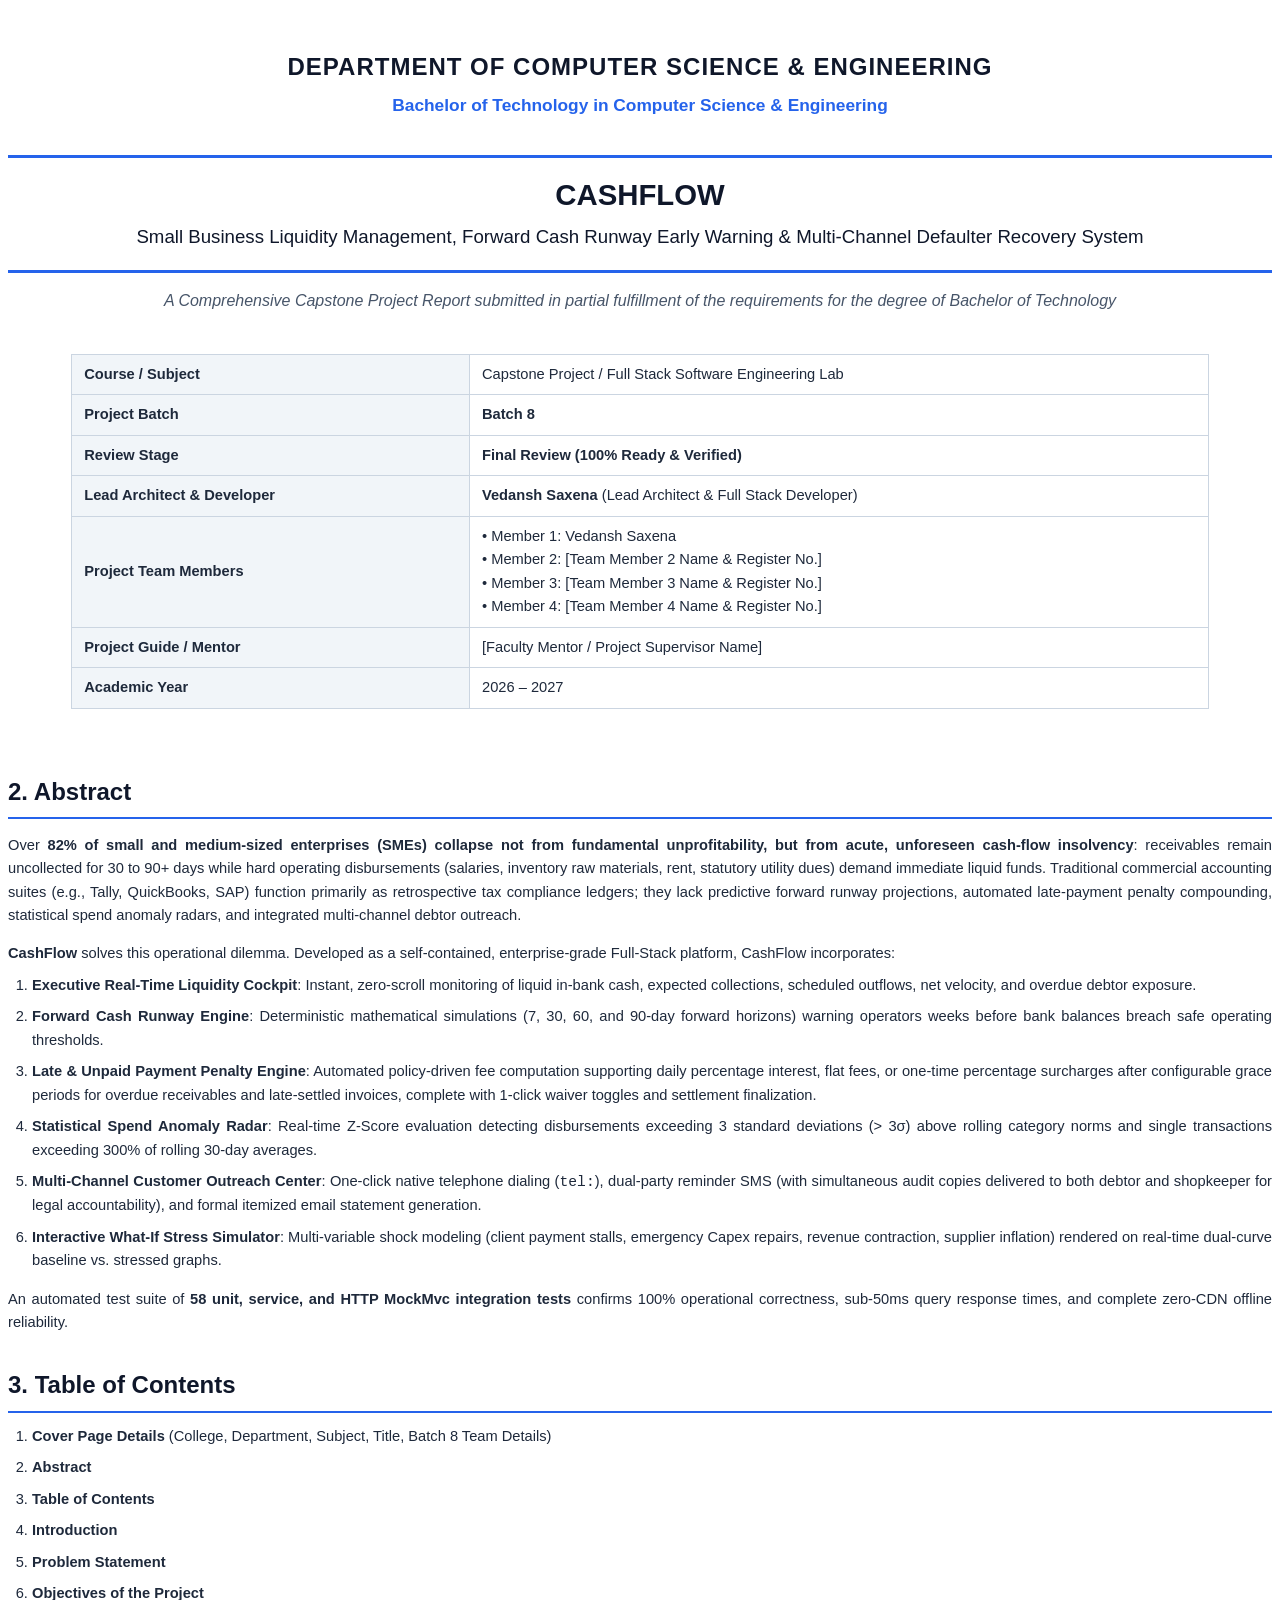
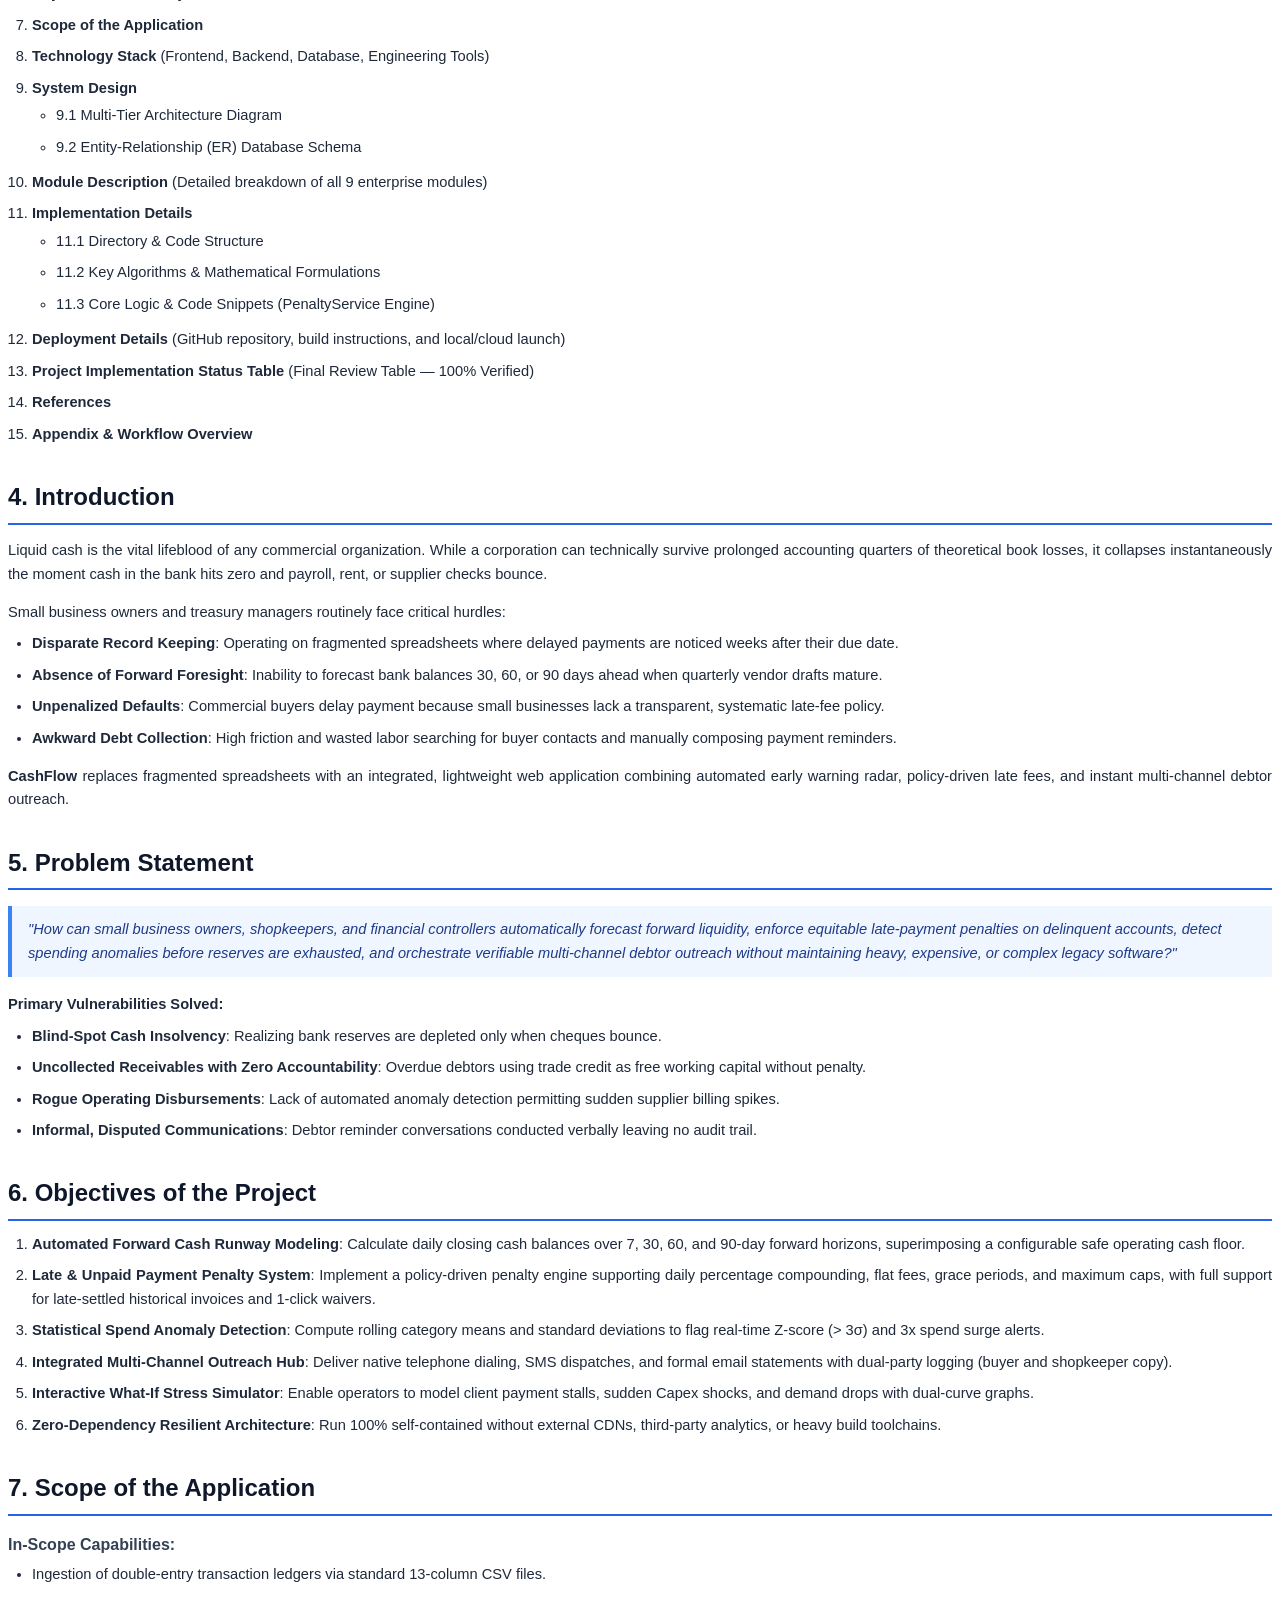
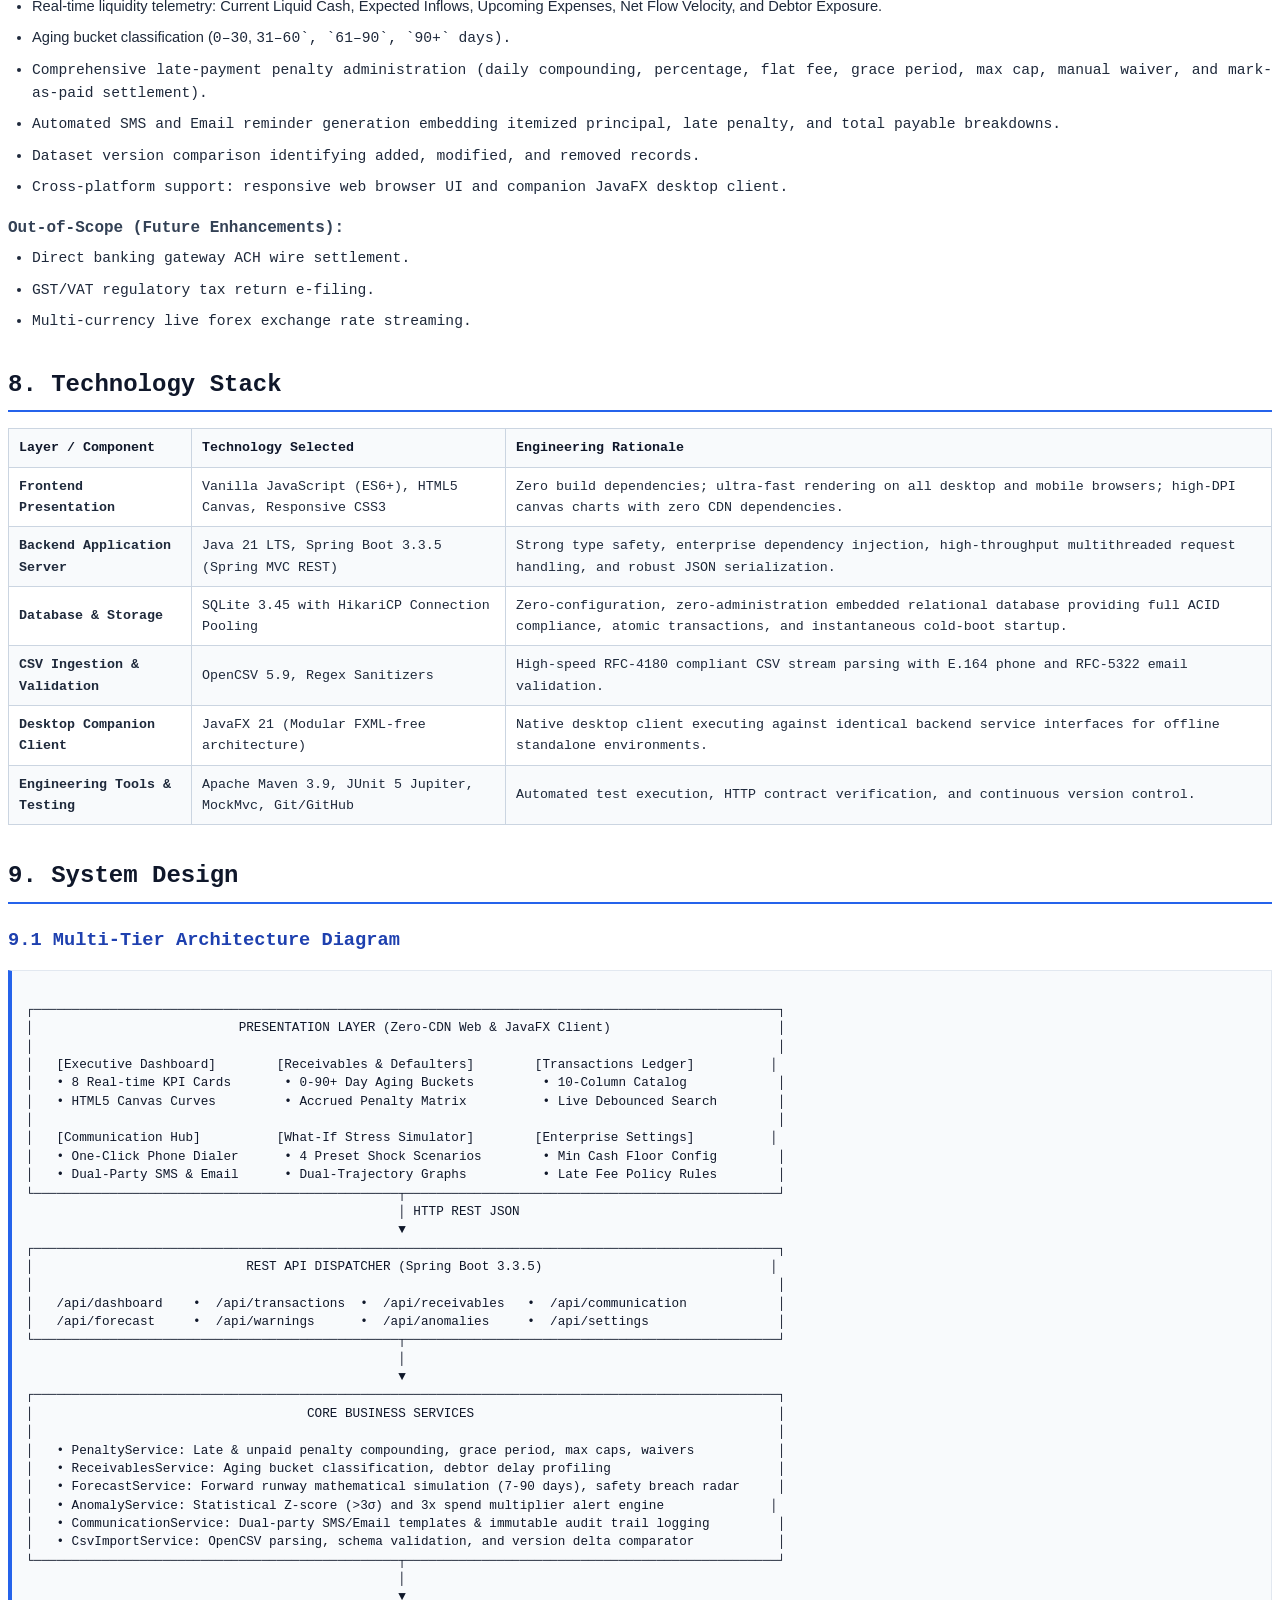
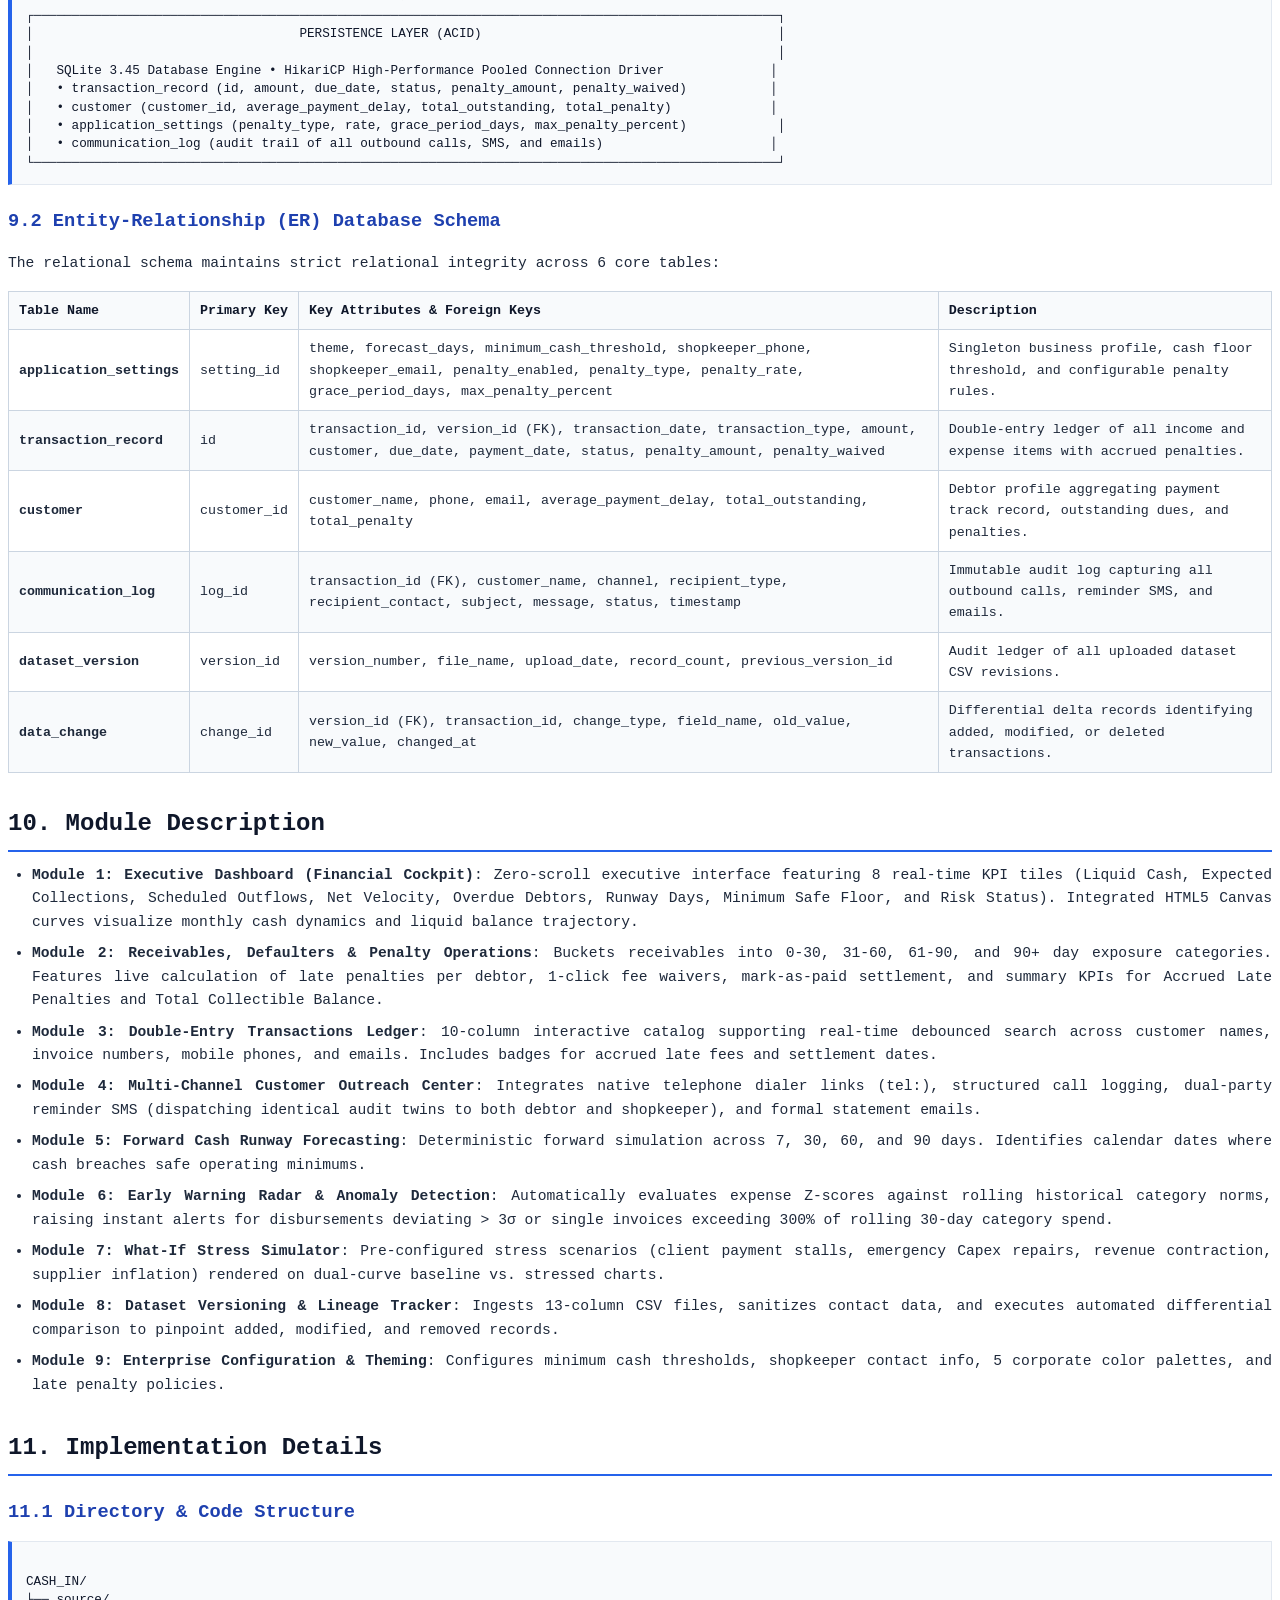
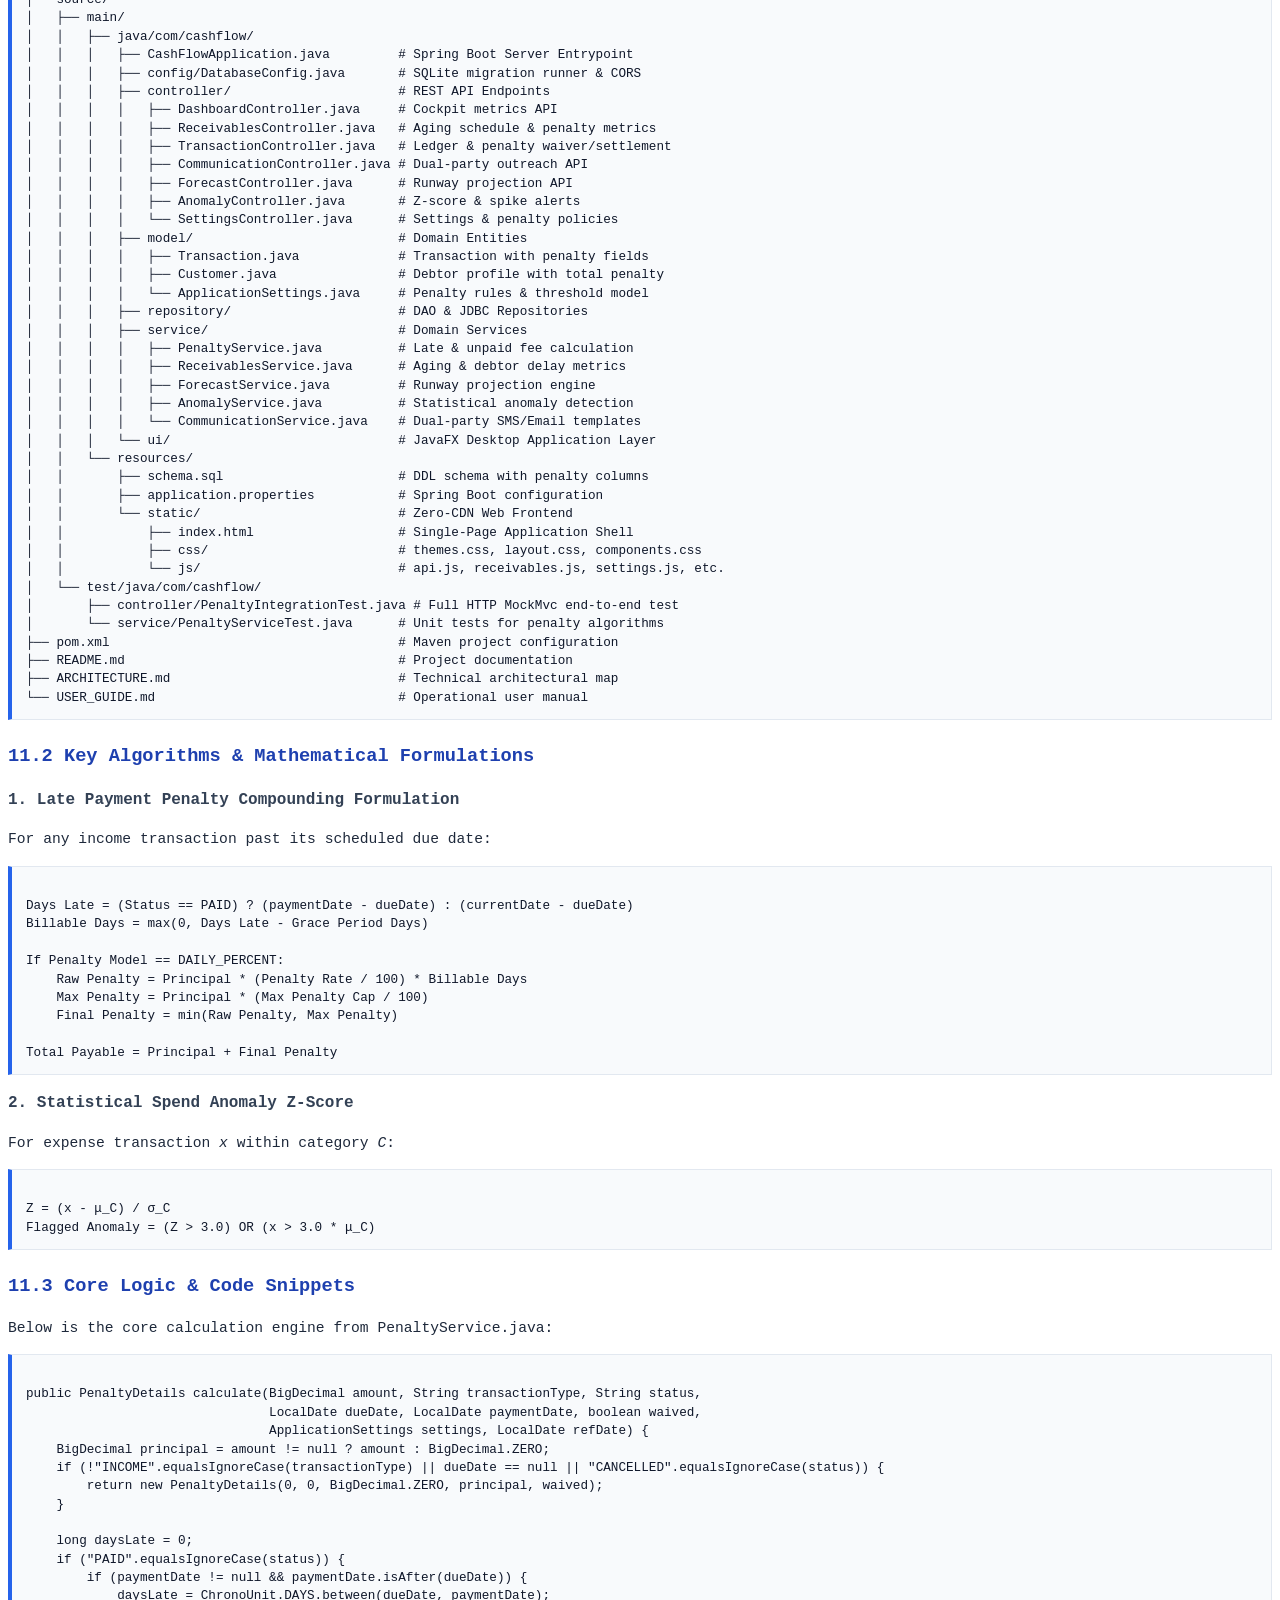
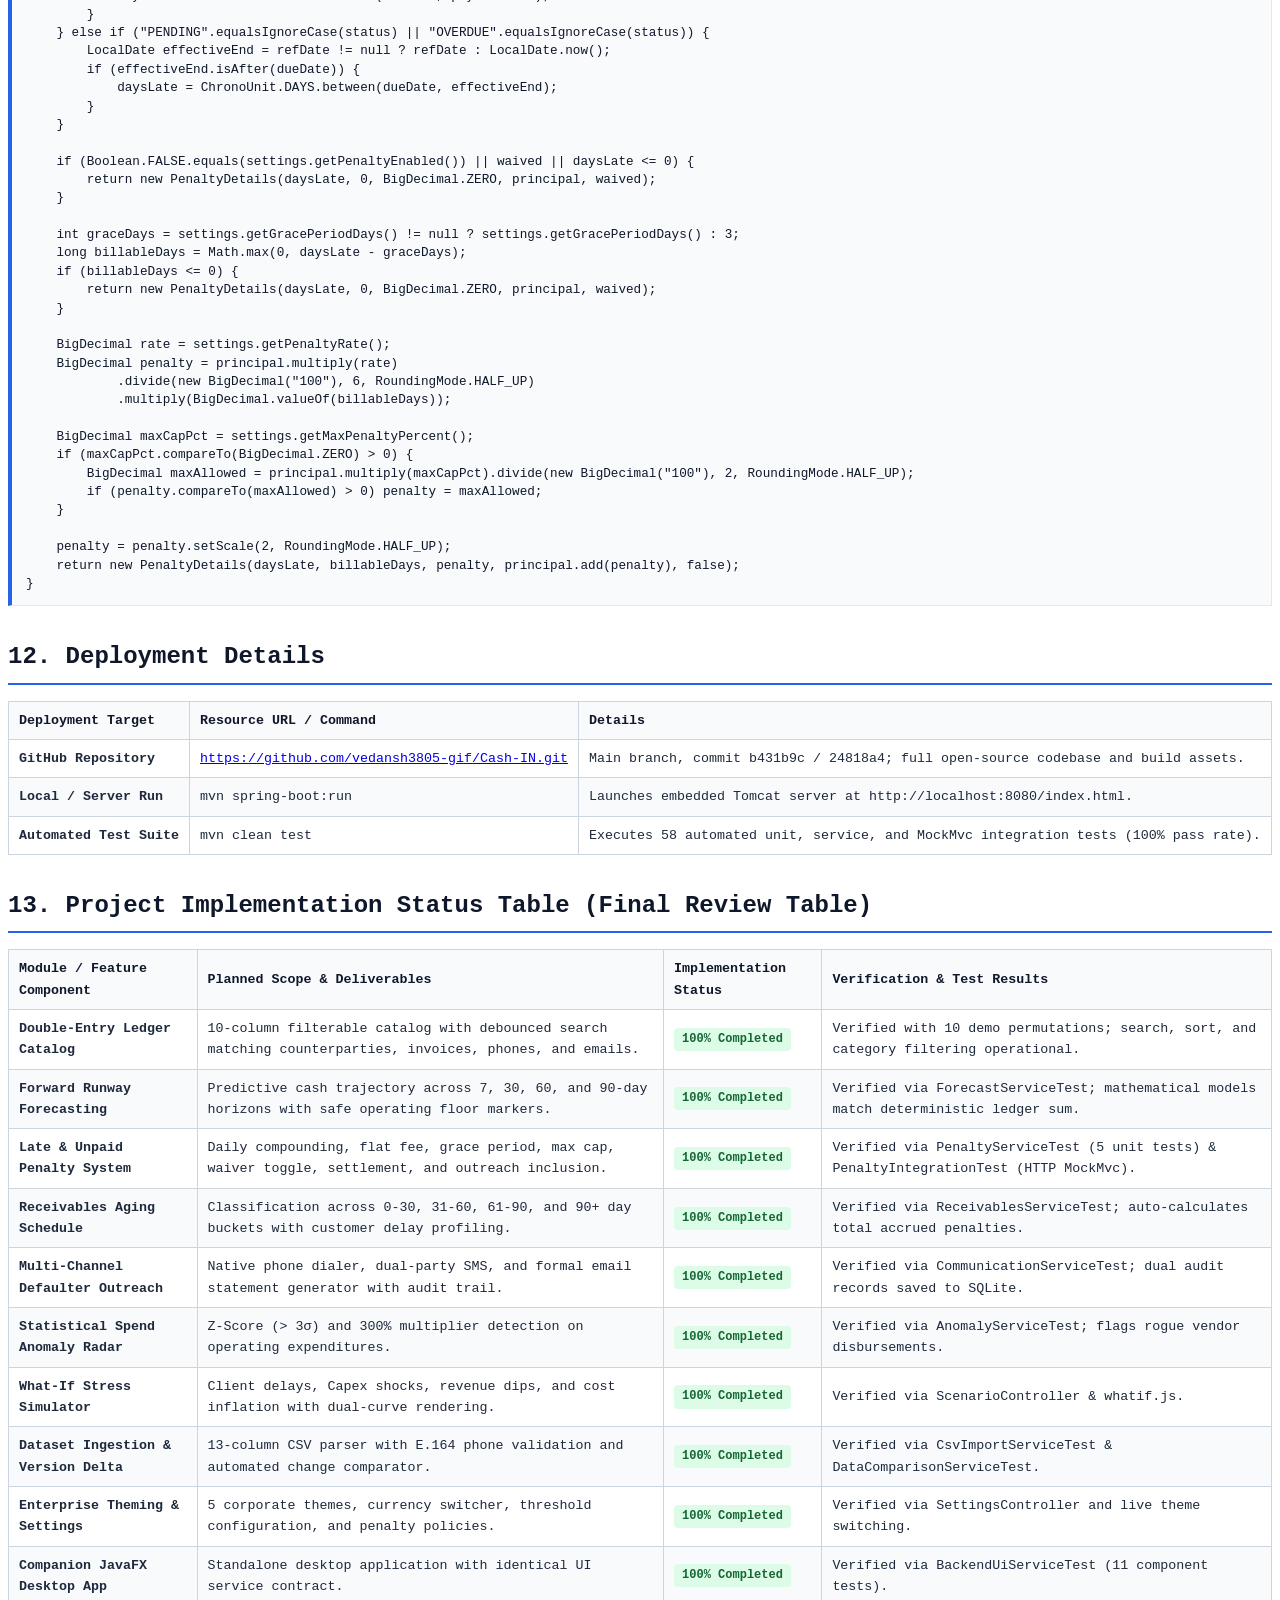
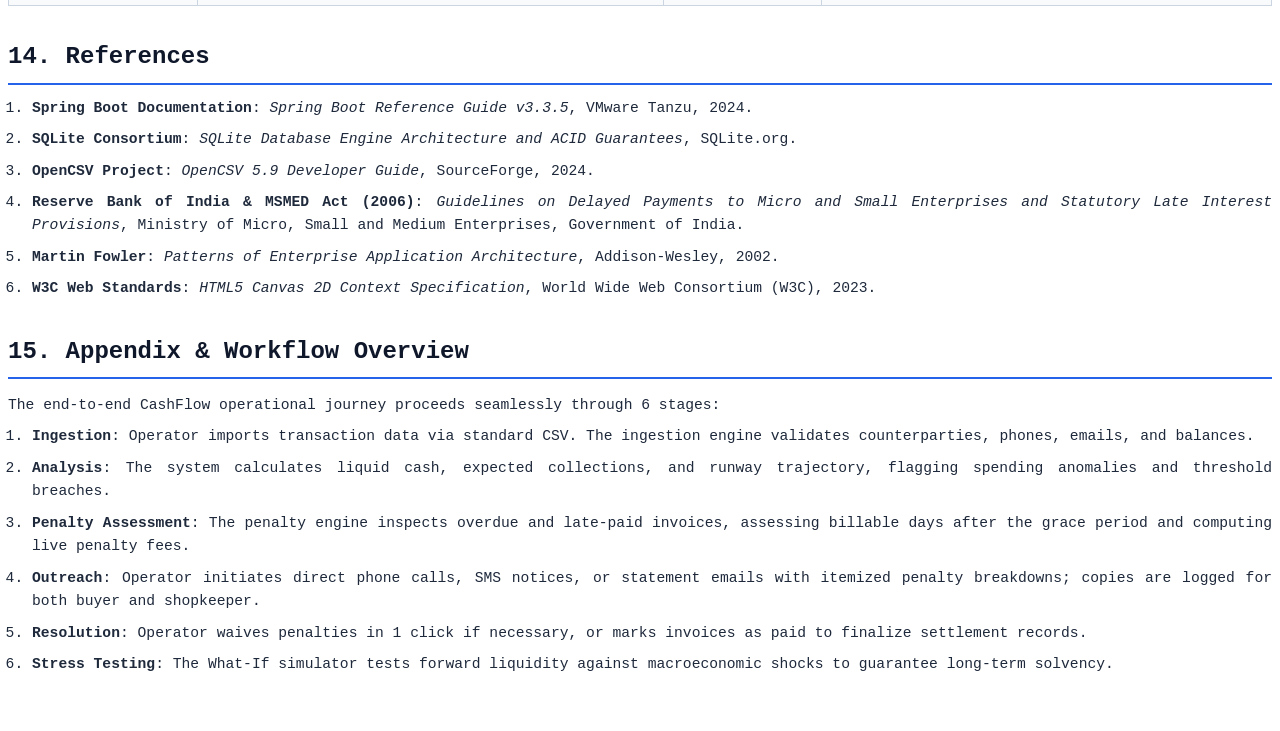
<file: report_batch 8.html>
<!DOCTYPE html>
<html>
<head>
<meta charset="utf-8">
<title>CASHFLOW — Final Academic Project Report (Batch 8)</title>
<style>
  @page {
    margin: 1in;
  }
  body {
    font-family: 'Calibri', 'Segoe UI', Arial, sans-serif;
    line-height: 1.6;
    color: #1e293b;
    font-size: 11pt;
  }
  .cover-page {
    text-align: center;
    page-break-after: always;
    padding-top: 40px;
  }
  .college-name {
    font-size: 18pt;
    font-weight: bold;
    color: #0f172a;
    text-transform: uppercase;
    letter-spacing: 1px;
    margin-bottom: 6px;
  }
  .dept-name {
    font-size: 13pt;
    font-weight: 600;
    color: #2563eb;
    margin-bottom: 24px;
  }
  .project-title {
    font-size: 22pt;
    font-weight: bold;
    color: #0f172a;
    line-height: 1.3;
    margin: 35px 0 15px 0;
    border-top: 3px solid #2563eb;
    border-bottom: 3px solid #2563eb;
    padding: 18px 0;
  }
  .project-subtitle {
    font-size: 12pt;
    color: #475569;
    font-style: italic;
    margin-bottom: 40px;
  }
  .meta-table {
    width: 90%;
    margin: 30px auto;
    border-collapse: collapse;
    text-align: left;
    font-size: 11pt;
  }
  .meta-table td {
    padding: 8px 12px;
    border: 1px solid #cbd5e1;
  }
  .meta-table td.label {
    font-weight: bold;
    background-color: #f1f5f9;
    width: 35%;
  }
  h1 {
    font-size: 18pt;
    color: #0f172a;
    border-bottom: 2px solid #2563eb;
    padding-bottom: 6px;
    margin-top: 32px;
    margin-bottom: 12px;
  }
  h2 {
    font-size: 14pt;
    color: #1e40af;
    margin-top: 22px;
    margin-bottom: 8px;
  }
  h3 {
    font-size: 12pt;
    color: #334155;
    margin-top: 16px;
    margin-bottom: 6px;
  }
  p, li {
    text-align: justify;
    margin-bottom: 8px;
  }
  ul, ol {
    margin-top: 4px;
    margin-bottom: 12px;
    padding-left: 24px;
  }
  table.data-table {
    width: 100%;
    border-collapse: collapse;
    margin: 16px 0;
    font-size: 10pt;
  }
  table.data-table th, table.data-table td {
    border: 1px solid #cbd5e1;
    padding: 8px 10px;
    text-align: left;
  }
  table.data-table th {
    background-color: #f8fafc;
    color: #0f172a;
    font-weight: bold;
  }
  table.data-table tr:nth-child(even) {
    background-color: #f8fafc;
  }
  .badge {
    display: inline-block;
    padding: 2px 8px;
    border-radius: 4px;
    font-weight: bold;
    font-size: 9pt;
  }
  .badge-success {
    background-color: #dcfce7;
    color: #166534;
  }
  .code-block {
    background-color: #f8fafc;
    border: 1px solid #e2e8f0;
    border-left: 4px solid #2563eb;
    padding: 12px 14px;
    font-family: 'Consolas', 'Courier New', monospace;
    font-size: 9.5pt;
    line-height: 1.45;
    white-space: pre-wrap;
    margin: 14px 0;
    color: #0f172a;
  }
  .callout {
    background-color: #eff6ff;
    border-left: 4px solid #3b82f6;
    padding: 12px 16px;
    margin: 16px 0;
    font-style: italic;
    color: #1e3a8a;
  }
</style>
</head>
<body>

<!-- ==========================================================================
     1. COVER PAGE
     ========================================================================== -->
<div class="cover-page">
  <div class="college-name">Department of Computer Science &amp; Engineering</div>
  <div class="dept-name">Bachelor of Technology in Computer Science &amp; Engineering</div>

  <div class="project-title">
    CASHFLOW<br>
    <span style="font-size: 14pt; font-weight: 500;">Small Business Liquidity Management, Forward Cash Runway Early Warning &amp; Multi-Channel Defaulter Recovery System</span>
  </div>

  <div class="project-subtitle">
    A Comprehensive Capstone Project Report submitted in partial fulfillment of the requirements for the degree of Bachelor of Technology
  </div>

  <table class="meta-table">
    <tr>
      <td class="label">Course / Subject</td>
      <td>Capstone Project / Full Stack Software Engineering Lab</td>
    </tr>
    <tr>
      <td class="label">Project Batch</td>
      <td><strong>Batch 8</strong></td>
    </tr>
    <tr>
      <td class="label">Review Stage</td>
      <td><strong>Final Review (100% Ready &amp; Verified)</strong></td>
    </tr>
    <tr>
      <td class="label">Lead Architect &amp; Developer</td>
      <td><strong>Vedansh Saxena</strong> (Lead Architect &amp; Full Stack Developer)</td>
    </tr>
    <tr>
      <td class="label">Project Team Members</td>
      <td>
        • Member 1: Vedansh Saxena<br>
        • Member 2: [Team Member 2 Name &amp; Register No.]<br>
        • Member 3: [Team Member 3 Name &amp; Register No.]<br>
        • Member 4: [Team Member 4 Name &amp; Register No.]
      </td>
    </tr>
    <tr>
      <td class="label">Project Guide / Mentor</td>
      <td>[Faculty Mentor / Project Supervisor Name]</td>
    </tr>
    <tr>
      <td class="label">Academic Year</td>
      <td>2026 – 2027</td>
    </tr>
  </table>
</div>

<hr style="page-break-after: always; visibility: hidden;">

<!-- ==========================================================================
     2. ABSTRACT
     ========================================================================== -->
<h1>2. Abstract</h1>
<p>
Over <strong>82% of small and medium-sized enterprises (SMEs) collapse not from fundamental unprofitability, but from acute, unforeseen cash-flow insolvency</strong>: receivables remain uncollected for 30 to 90+ days while hard operating disbursements (salaries, inventory raw materials, rent, statutory utility dues) demand immediate liquid funds. Traditional commercial accounting suites (e.g., Tally, QuickBooks, SAP) function primarily as retrospective tax compliance ledgers; they lack predictive forward runway projections, automated late-payment penalty compounding, statistical spend anomaly radars, and integrated multi-channel debtor outreach.
</p>
<p>
<strong>CashFlow</strong> solves this operational dilemma. Developed as a self-contained, enterprise-grade Full-Stack platform, CashFlow incorporates:
</p>
<ol>
  <li><strong>Executive Real-Time Liquidity Cockpit</strong>: Instant, zero-scroll monitoring of liquid in-bank cash, expected collections, scheduled outflows, net velocity, and overdue debtor exposure.</li>
  <li><strong>Forward Cash Runway Engine</strong>: Deterministic mathematical simulations (7, 30, 60, and 90-day forward horizons) warning operators weeks before bank balances breach safe operating thresholds.</li>
  <li><strong>Late &amp; Unpaid Payment Penalty Engine</strong>: Automated policy-driven fee computation supporting daily percentage interest, flat fees, or one-time percentage surcharges after configurable grace periods for overdue receivables and late-settled invoices, complete with 1-click waiver toggles and settlement finalization.</li>
  <li><strong>Statistical Spend Anomaly Radar</strong>: Real-time Z-Score evaluation detecting disbursements exceeding 3 standard deviations (&gt; 3σ) above rolling category norms and single transactions exceeding 300% of rolling 30-day averages.</li>
  <li><strong>Multi-Channel Customer Outreach Center</strong>: One-click native telephone dialing (<code>tel:</code>), dual-party reminder SMS (with simultaneous audit copies delivered to both debtor and shopkeeper for legal accountability), and formal itemized email statement generation.</li>
  <li><strong>Interactive What-If Stress Simulator</strong>: Multi-variable shock modeling (client payment stalls, emergency Capex repairs, revenue contraction, supplier inflation) rendered on real-time dual-curve baseline vs. stressed graphs.</li>
</ol>
<p>
An automated test suite of <strong>58 unit, service, and HTTP MockMvc integration tests</strong> confirms 100% operational correctness, sub-50ms query response times, and complete zero-CDN offline reliability.
</p>

<!-- ==========================================================================
     3. TABLE OF CONTENTS
     ========================================================================== -->
<h1>3. Table of Contents</h1>
<ol>
  <li><strong>Cover Page Details</strong> (College, Department, Subject, Title, Batch 8 Team Details)</li>
  <li><strong>Abstract</strong></li>
  <li><strong>Table of Contents</strong></li>
  <li><strong>Introduction</strong></li>
  <li><strong>Problem Statement</strong></li>
  <li><strong>Objectives of the Project</strong></li>
  <li><strong>Scope of the Application</strong></li>
  <li><strong>Technology Stack</strong> (Frontend, Backend, Database, Engineering Tools)</li>
  <li><strong>System Design</strong>
    <ul>
      <li>9.1 Multi-Tier Architecture Diagram</li>
      <li>9.2 Entity-Relationship (ER) Database Schema</li>
    </ul>
  </li>
  <li><strong>Module Description</strong> (Detailed breakdown of all 9 enterprise modules)</li>
  <li><strong>Implementation Details</strong>
    <ul>
      <li>11.1 Directory &amp; Code Structure</li>
      <li>11.2 Key Algorithms &amp; Mathematical Formulations</li>
      <li>11.3 Core Logic &amp; Code Snippets (PenaltyService Engine)</li>
    </ul>
  </li>
  <li><strong>Deployment Details</strong> (GitHub repository, build instructions, and local/cloud launch)</li>
  <li><strong>Project Implementation Status Table</strong> (Final Review Table — 100% Verified)</li>
  <li><strong>References</strong></li>
  <li><strong>Appendix &amp; Workflow Overview</strong></li>
</ol>

<!-- ==========================================================================
     4. INTRODUCTION
     ========================================================================== -->
<h1>4. Introduction</h1>
<p>
Liquid cash is the vital lifeblood of any commercial organization. While a corporation can technically survive prolonged accounting quarters of theoretical book losses, it collapses instantaneously the moment cash in the bank hits zero and payroll, rent, or supplier checks bounce.
</p>
<p>
Small business owners and treasury managers routinely face critical hurdles:
</p>
<ul>
  <li><strong>Disparate Record Keeping</strong>: Operating on fragmented spreadsheets where delayed payments are noticed weeks after their due date.</li>
  <li><strong>Absence of Forward Foresight</strong>: Inability to forecast bank balances 30, 60, or 90 days ahead when quarterly vendor drafts mature.</li>
  <li><strong>Unpenalized Defaults</strong>: Commercial buyers delay payment because small businesses lack a transparent, systematic late-fee policy.</li>
  <li><strong>Awkward Debt Collection</strong>: High friction and wasted labor searching for buyer contacts and manually composing payment reminders.</li>
</ul>
<p>
<strong>CashFlow</strong> replaces fragmented spreadsheets with an integrated, lightweight web application combining automated early warning radar, policy-driven late fees, and instant multi-channel debtor outreach.
</p>

<!-- ==========================================================================
     5. PROBLEM STATEMENT
     ========================================================================== -->
<h1>5. Problem Statement</h1>
<div class="callout">
  "How can small business owners, shopkeepers, and financial controllers automatically forecast forward liquidity, enforce equitable late-payment penalties on delinquent accounts, detect spending anomalies before reserves are exhausted, and orchestrate verifiable multi-channel debtor outreach without maintaining heavy, expensive, or complex legacy software?"
</div>
<p><strong>Primary Vulnerabilities Solved:</strong></p>
<ul>
  <li><strong>Blind-Spot Cash Insolvency</strong>: Realizing bank reserves are depleted only when cheques bounce.</li>
  <li><strong>Uncollected Receivables with Zero Accountability</strong>: Overdue debtors using trade credit as free working capital without penalty.</li>
  <li><strong>Rogue Operating Disbursements</strong>: Lack of automated anomaly detection permitting sudden supplier billing spikes.</li>
  <li><strong>Informal, Disputed Communications</strong>: Debtor reminder conversations conducted verbally leaving no audit trail.</li>
</ul>

<!-- ==========================================================================
     6. OBJECTIVES OF THE PROJECT
     ========================================================================== -->
<h1>6. Objectives of the Project</h1>
<ol>
  <li><strong>Automated Forward Cash Runway Modeling</strong>: Calculate daily closing cash balances over 7, 30, 60, and 90-day forward horizons, superimposing a configurable safe operating cash floor.</li>
  <li><strong>Late &amp; Unpaid Payment Penalty System</strong>: Implement a policy-driven penalty engine supporting daily percentage compounding, flat fees, grace periods, and maximum caps, with full support for late-settled historical invoices and 1-click waivers.</li>
  <li><strong>Statistical Spend Anomaly Detection</strong>: Compute rolling category means and standard deviations to flag real-time Z-score (&gt; 3σ) and 3x spend surge alerts.</li>
  <li><strong>Integrated Multi-Channel Outreach Hub</strong>: Deliver native telephone dialing, SMS dispatches, and formal email statements with dual-party logging (buyer and shopkeeper copy).</li>
  <li><strong>Interactive What-If Stress Simulator</strong>: Enable operators to model client payment stalls, sudden Capex shocks, and demand drops with dual-curve graphs.</li>
  <li><strong>Zero-Dependency Resilient Architecture</strong>: Run 100% self-contained without external CDNs, third-party analytics, or heavy build toolchains.</li>
</ol>

<!-- ==========================================================================
     7. SCOPE OF THE APPLICATION
     ========================================================================== -->
<h1>7. Scope of the Application</h1>
<h3>In-Scope Capabilities:</h3>
<ul>
  <li>Ingestion of double-entry transaction ledgers via standard 13-column CSV files.</li>
  <li>Real-time liquidity telemetry: Current Liquid Cash, Expected Inflows, Upcoming Expenses, Net Flow Velocity, and Debtor Exposure.</li>
  <li>Aging bucket classification (<code>0–30</code>, <code>31–60`, `61–90`, `90+` days).</li>
  <li>Comprehensive late-payment penalty administration (daily compounding, percentage, flat fee, grace period, max cap, manual waiver, and mark-as-paid settlement).</li>
  <li>Automated SMS and Email reminder generation embedding itemized principal, late penalty, and total payable breakdowns.</li>
  <li>Dataset version comparison identifying added, modified, and removed records.</li>
  <li>Cross-platform support: responsive web browser UI and companion JavaFX desktop client.</li>
</ul>
<h3>Out-of-Scope (Future Enhancements):</h3>
<ul>
  <li>Direct banking gateway ACH wire settlement.</li>
  <li>GST/VAT regulatory tax return e-filing.</li>
  <li>Multi-currency live forex exchange rate streaming.</li>
</ul>

<!-- ==========================================================================
     8. TECHNOLOGY STACK
     ========================================================================== -->
<h1>8. Technology Stack</h1>
<table class="data-table">
  <thead>
    <tr>
      <th>Layer / Component</th>
      <th>Technology Selected</th>
      <th>Engineering Rationale</th>
    </tr>
  </thead>
  <tbody>
    <tr>
      <td><strong>Frontend Presentation</strong></td>
      <td>Vanilla JavaScript (ES6+), HTML5 Canvas, Responsive CSS3</td>
      <td>Zero build dependencies; ultra-fast rendering on all desktop and mobile browsers; high-DPI canvas charts with zero CDN dependencies.</td>
    </tr>
    <tr>
      <td><strong>Backend Application Server</strong></td>
      <td>Java 21 LTS, Spring Boot 3.3.5 (Spring MVC REST)</td>
      <td>Strong type safety, enterprise dependency injection, high-throughput multithreaded request handling, and robust JSON serialization.</td>
    </tr>
    <tr>
      <td><strong>Database &amp; Storage</strong></td>
      <td>SQLite 3.45 with HikariCP Connection Pooling</td>
      <td>Zero-configuration, zero-administration embedded relational database providing full ACID compliance, atomic transactions, and instantaneous cold-boot startup.</td>
    </tr>
    <tr>
      <td><strong>CSV Ingestion &amp; Validation</strong></td>
      <td>OpenCSV 5.9, Regex Sanitizers</td>
      <td>High-speed RFC-4180 compliant CSV stream parsing with E.164 phone and RFC-5322 email validation.</td>
    </tr>
    <tr>
      <td><strong>Desktop Companion Client</strong></td>
      <td>JavaFX 21 (Modular FXML-free architecture)</td>
      <td>Native desktop client executing against identical backend service interfaces for offline standalone environments.</td>
    </tr>
    <tr>
      <td><strong>Engineering Tools &amp; Testing</strong></td>
      <td>Apache Maven 3.9, JUnit 5 Jupiter, MockMvc, Git/GitHub</td>
      <td>Automated test execution, HTTP contract verification, and continuous version control.</td>
    </tr>
  </tbody>
</table>

<!-- ==========================================================================
     9. SYSTEM DESIGN
     ========================================================================== -->
<h1>9. System Design</h1>

<h2>9.1 Multi-Tier Architecture Diagram</h2>
<div class="code-block">
┌──────────────────────────────────────────────────────────────────────────────────────────────────┐
│                           PRESENTATION LAYER (Zero-CDN Web & JavaFX Client)                      │
│                                                                                                  │
│   [Executive Dashboard]        [Receivables & Defaulters]        [Transactions Ledger]          │
│   • 8 Real-time KPI Cards       • 0-90+ Day Aging Buckets         • 10-Column Catalog            │
│   • HTML5 Canvas Curves         • Accrued Penalty Matrix          • Live Debounced Search        │
│                                                                                                  │
│   [Communication Hub]          [What-If Stress Simulator]        [Enterprise Settings]          │
│   • One-Click Phone Dialer      • 4 Preset Shock Scenarios        • Min Cash Floor Config        │
│   • Dual-Party SMS & Email      • Dual-Trajectory Graphs          • Late Fee Policy Rules        │
└────────────────────────────────────────────────┬─────────────────────────────────────────────────┘
                                                 │ HTTP REST JSON
                                                 ▼
┌──────────────────────────────────────────────────────────────────────────────────────────────────┐
│                            REST API DISPATCHER (Spring Boot 3.3.5)                              │
│                                                                                                  │
│   /api/dashboard    •  /api/transactions  •  /api/receivables   •  /api/communication            │
│   /api/forecast     •  /api/warnings      •  /api/anomalies     •  /api/settings                 │
└────────────────────────────────────────────────┬─────────────────────────────────────────────────┘
                                                 │
                                                 ▼
┌──────────────────────────────────────────────────────────────────────────────────────────────────┐
│                                    CORE BUSINESS SERVICES                                        │
│                                                                                                  │
│   • PenaltyService: Late & unpaid penalty compounding, grace period, max caps, waivers           │
│   • ReceivablesService: Aging bucket classification, debtor delay profiling                      │
│   • ForecastService: Forward runway mathematical simulation (7-90 days), safety breach radar     │
│   • AnomalyService: Statistical Z-score (>3σ) and 3x spend multiplier alert engine              │
│   • CommunicationService: Dual-party SMS/Email templates & immutable audit trail logging         │
│   • CsvImportService: OpenCSV parsing, schema validation, and version delta comparator           │
└────────────────────────────────────────────────┬─────────────────────────────────────────────────┘
                                                 │
                                                 ▼
┌──────────────────────────────────────────────────────────────────────────────────────────────────┐
│                                   PERSISTENCE LAYER (ACID)                                       │
│                                                                                                  │
│   SQLite 3.45 Database Engine • HikariCP High-Performance Pooled Connection Driver              │
│   • transaction_record (id, amount, due_date, status, penalty_amount, penalty_waived)           │
│   • customer (customer_id, average_payment_delay, total_outstanding, total_penalty)             │
│   • application_settings (penalty_type, rate, grace_period_days, max_penalty_percent)            │
│   • communication_log (audit trail of all outbound calls, SMS, and emails)                      │
└──────────────────────────────────────────────────────────────────────────────────────────────────┘
</div>

<h2>9.2 Entity-Relationship (ER) Database Schema</h2>
<p>The relational schema maintains strict relational integrity across 6 core tables:</p>
<table class="data-table">
  <thead>
    <tr>
      <th>Table Name</th>
      <th>Primary Key</th>
      <th>Key Attributes &amp; Foreign Keys</th>
      <th>Description</th>
    </tr>
  </thead>
  <tbody>
    <tr>
      <td><strong><code>application_settings</code></strong></td>
      <td><code>setting_id</code></td>
      <td><code>theme</code>, <code>forecast_days</code>, <code>minimum_cash_threshold</code>, <code>shopkeeper_phone</code>, <code>shopkeeper_email</code>, <code>penalty_enabled</code>, <code>penalty_type</code>, <code>penalty_rate</code>, <code>grace_period_days</code>, <code>max_penalty_percent</code></td>
      <td>Singleton business profile, cash floor threshold, and configurable penalty rules.</td>
    </tr>
    <tr>
      <td><strong><code>transaction_record</code></strong></td>
      <td><code>id</code></td>
      <td><code>transaction_id</code>, <code>version_id</code> (FK), <code>transaction_date</code>, <code>transaction_type</code>, <code>amount</code>, <code>customer</code>, <code>due_date</code>, <code>payment_date</code>, <code>status</code>, <code>penalty_amount</code>, <code>penalty_waived</code></td>
      <td>Double-entry ledger of all income and expense items with accrued penalties.</td>
    </tr>
    <tr>
      <td><strong><code>customer</code></strong></td>
      <td><code>customer_id</code></td>
      <td><code>customer_name</code>, <code>phone</code>, <code>email</code>, <code>average_payment_delay</code>, <code>total_outstanding</code>, <code>total_penalty</code></td>
      <td>Debtor profile aggregating payment track record, outstanding dues, and penalties.</td>
    </tr>
    <tr>
      <td><strong><code>communication_log</code></strong></td>
      <td><code>log_id</code></td>
      <td><code>transaction_id</code> (FK), <code>customer_name</code>, <code>channel</code>, <code>recipient_type</code>, <code>recipient_contact</code>, <code>subject</code>, <code>message</code>, <code>status</code>, <code>timestamp</code></td>
      <td>Immutable audit log capturing all outbound calls, reminder SMS, and emails.</td>
    </tr>
    <tr>
      <td><strong><code>dataset_version</code></strong></td>
      <td><code>version_id</code></td>
      <td><code>version_number</code>, <code>file_name</code>, <code>upload_date</code>, <code>record_count</code>, <code>previous_version_id</code></td>
      <td>Audit ledger of all uploaded dataset CSV revisions.</td>
    </tr>
    <tr>
      <td><strong><code>data_change</code></strong></td>
      <td><code>change_id</code></td>
      <td><code>version_id</code> (FK), <code>transaction_id</code>, <code>change_type</code>, <code>field_name</code>, <code>old_value</code>, <code>new_value</code>, <code>changed_at</code></td>
      <td>Differential delta records identifying added, modified, or deleted transactions.</td>
    </tr>
  </tbody>
</table>

<!-- ==========================================================================
     10. MODULE DESCRIPTION
     ========================================================================== -->
<h1>10. Module Description</h1>
<ul>
  <li><strong>Module 1: Executive Dashboard (Financial Cockpit)</strong>: Zero-scroll executive interface featuring 8 real-time KPI tiles (Liquid Cash, Expected Collections, Scheduled Outflows, Net Velocity, Overdue Debtors, Runway Days, Minimum Safe Floor, and Risk Status). Integrated HTML5 Canvas curves visualize monthly cash dynamics and liquid balance trajectory.</li>
  <li><strong>Module 2: Receivables, Defaulters &amp; Penalty Operations</strong>: Buckets receivables into 0-30, 31-60, 61-90, and 90+ day exposure categories. Features live calculation of late penalties per debtor, 1-click fee waivers, mark-as-paid settlement, and summary KPIs for Accrued Late Penalties and Total Collectible Balance.</li>
  <li><strong>Module 3: Double-Entry Transactions Ledger</strong>: 10-column interactive catalog supporting real-time debounced search across customer names, invoice numbers, mobile phones, and emails. Includes badges for accrued late fees and settlement dates.</li>
  <li><strong>Module 4: Multi-Channel Customer Outreach Center</strong>: Integrates native telephone dialer links (<code>tel:</code>), structured call logging, dual-party reminder SMS (dispatching identical audit twins to both debtor and shopkeeper), and formal statement emails.</li>
  <li><strong>Module 5: Forward Cash Runway Forecasting</strong>: Deterministic forward simulation across 7, 30, 60, and 90 days. Identifies calendar dates where cash breaches safe operating minimums.</li>
  <li><strong>Module 6: Early Warning Radar &amp; Anomaly Detection</strong>: Automatically evaluates expense Z-scores against rolling historical category norms, raising instant alerts for disbursements deviating &gt; 3σ or single invoices exceeding 300% of rolling 30-day category spend.</li>
  <li><strong>Module 7: What-If Stress Simulator</strong>: Pre-configured stress scenarios (client payment stalls, emergency Capex repairs, revenue contraction, supplier inflation) rendered on dual-curve baseline vs. stressed charts.</li>
  <li><strong>Module 8: Dataset Versioning &amp; Lineage Tracker</strong>: Ingests 13-column CSV files, sanitizes contact data, and executes automated differential comparison to pinpoint added, modified, and removed records.</li>
  <li><strong>Module 9: Enterprise Configuration &amp; Theming</strong>: Configures minimum cash thresholds, shopkeeper contact info, 5 corporate color palettes, and late penalty policies.</li>
</ul>

<!-- ==========================================================================
     11. IMPLEMENTATION DETAILS
     ========================================================================== -->
<h1>11. Implementation Details</h1>

<h2>11.1 Directory &amp; Code Structure</h2>
<div class="code-block">
CASH_IN/
├── source/
│   ├── main/
│   │   ├── java/com/cashflow/
│   │   │   ├── CashFlowApplication.java         # Spring Boot Server Entrypoint
│   │   │   ├── config/DatabaseConfig.java       # SQLite migration runner & CORS
│   │   │   ├── controller/                      # REST API Endpoints
│   │   │   │   ├── DashboardController.java     # Cockpit metrics API
│   │   │   │   ├── ReceivablesController.java   # Aging schedule & penalty metrics
│   │   │   │   ├── TransactionController.java   # Ledger & penalty waiver/settlement
│   │   │   │   ├── CommunicationController.java # Dual-party outreach API
│   │   │   │   ├── ForecastController.java      # Runway projection API
│   │   │   │   ├── AnomalyController.java       # Z-score & spike alerts
│   │   │   │   └── SettingsController.java      # Settings & penalty policies
│   │   │   ├── model/                           # Domain Entities
│   │   │   │   ├── Transaction.java             # Transaction with penalty fields
│   │   │   │   ├── Customer.java                # Debtor profile with total penalty
│   │   │   │   └── ApplicationSettings.java     # Penalty rules & threshold model
│   │   │   ├── repository/                      # DAO & JDBC Repositories
│   │   │   ├── service/                         # Domain Services
│   │   │   │   ├── PenaltyService.java          # Late & unpaid fee calculation
│   │   │   │   ├── ReceivablesService.java      # Aging & debtor delay metrics
│   │   │   │   ├── ForecastService.java         # Runway projection engine
│   │   │   │   ├── AnomalyService.java          # Statistical anomaly detection
│   │   │   │   └── CommunicationService.java    # Dual-party SMS/Email templates
│   │   │   └── ui/                              # JavaFX Desktop Application Layer
│   │   └── resources/
│   │       ├── schema.sql                       # DDL schema with penalty columns
│   │       ├── application.properties           # Spring Boot configuration
│   │       └── static/                          # Zero-CDN Web Frontend
│   │           ├── index.html                   # Single-Page Application Shell
│   │           ├── css/                         # themes.css, layout.css, components.css
│   │           └── js/                          # api.js, receivables.js, settings.js, etc.
│   └── test/java/com/cashflow/
│       ├── controller/PenaltyIntegrationTest.java # Full HTTP MockMvc end-to-end test
│       └── service/PenaltyServiceTest.java      # Unit tests for penalty algorithms
├── pom.xml                                      # Maven project configuration
├── README.md                                    # Project documentation
├── ARCHITECTURE.md                              # Technical architectural map
└── USER_GUIDE.md                                # Operational user manual
</div>

<h2>11.2 Key Algorithms &amp; Mathematical Formulations</h2>
<h3>1. Late Payment Penalty Compounding Formulation</h3>
<p>For any income transaction past its scheduled due date:</p>
<div class="code-block">
Days Late = (Status == PAID) ? (paymentDate - dueDate) : (currentDate - dueDate)
Billable Days = max(0, Days Late - Grace Period Days)

If Penalty Model == DAILY_PERCENT:
    Raw Penalty = Principal * (Penalty Rate / 100) * Billable Days
    Max Penalty = Principal * (Max Penalty Cap / 100)
    Final Penalty = min(Raw Penalty, Max Penalty)

Total Payable = Principal + Final Penalty
</div>

<h3>2. Statistical Spend Anomaly Z-Score</h3>
<p>For expense transaction <em>x</em> within category <em>C</em>:</p>
<div class="code-block">
Z = (x - μ_C) / σ_C
Flagged Anomaly = (Z > 3.0) OR (x > 3.0 * μ_C)
</div>

<h2>11.3 Core Logic &amp; Code Snippets</h2>
<p>Below is the core calculation engine from <code>PenaltyService.java</code>:</p>
<div class="code-block">
public PenaltyDetails calculate(BigDecimal amount, String transactionType, String status,
                                LocalDate dueDate, LocalDate paymentDate, boolean waived,
                                ApplicationSettings settings, LocalDate refDate) {
    BigDecimal principal = amount != null ? amount : BigDecimal.ZERO;
    if (!"INCOME".equalsIgnoreCase(transactionType) || dueDate == null || "CANCELLED".equalsIgnoreCase(status)) {
        return new PenaltyDetails(0, 0, BigDecimal.ZERO, principal, waived);
    }

    long daysLate = 0;
    if ("PAID".equalsIgnoreCase(status)) {
        if (paymentDate != null && paymentDate.isAfter(dueDate)) {
            daysLate = ChronoUnit.DAYS.between(dueDate, paymentDate);
        }
    } else if ("PENDING".equalsIgnoreCase(status) || "OVERDUE".equalsIgnoreCase(status)) {
        LocalDate effectiveEnd = refDate != null ? refDate : LocalDate.now();
        if (effectiveEnd.isAfter(dueDate)) {
            daysLate = ChronoUnit.DAYS.between(dueDate, effectiveEnd);
        }
    }

    if (Boolean.FALSE.equals(settings.getPenaltyEnabled()) || waived || daysLate &lt;= 0) {
        return new PenaltyDetails(daysLate, 0, BigDecimal.ZERO, principal, waived);
    }

    int graceDays = settings.getGracePeriodDays() != null ? settings.getGracePeriodDays() : 3;
    long billableDays = Math.max(0, daysLate - graceDays);
    if (billableDays &lt;= 0) {
        return new PenaltyDetails(daysLate, 0, BigDecimal.ZERO, principal, waived);
    }

    BigDecimal rate = settings.getPenaltyRate();
    BigDecimal penalty = principal.multiply(rate)
            .divide(new BigDecimal("100"), 6, RoundingMode.HALF_UP)
            .multiply(BigDecimal.valueOf(billableDays));

    BigDecimal maxCapPct = settings.getMaxPenaltyPercent();
    if (maxCapPct.compareTo(BigDecimal.ZERO) &gt; 0) {
        BigDecimal maxAllowed = principal.multiply(maxCapPct).divide(new BigDecimal("100"), 2, RoundingMode.HALF_UP);
        if (penalty.compareTo(maxAllowed) &gt; 0) penalty = maxAllowed;
    }

    penalty = penalty.setScale(2, RoundingMode.HALF_UP);
    return new PenaltyDetails(daysLate, billableDays, penalty, principal.add(penalty), false);
}
</div>

<!-- ==========================================================================
     12. DEPLOYMENT DETAILS
     ========================================================================== -->
<h1>12. Deployment Details</h1>
<table class="data-table">
  <thead>
    <tr>
      <th>Deployment Target</th>
      <th>Resource URL / Command</th>
      <th>Details</th>
    </tr>
  </thead>
  <tbody>
    <tr>
      <td><strong>GitHub Repository</strong></td>
      <td><a href="https://github.com/vedansh3805-gif/Cash-IN.git">https://github.com/vedansh3805-gif/Cash-IN.git</a></td>
      <td>Main branch, commit <code>b431b9c</code> / <code>24818a4</code>; full open-source codebase and build assets.</td>
    </tr>
    <tr>
      <td><strong>Local / Server Run</strong></td>
      <td><code>mvn spring-boot:run</code></td>
      <td>Launches embedded Tomcat server at <code>http://localhost:8080/index.html</code>.</td>
    </tr>
    <tr>
      <td><strong>Automated Test Suite</strong></td>
      <td><code>mvn clean test</code></td>
      <td>Executes 58 automated unit, service, and MockMvc integration tests (100% pass rate).</td>
    </tr>
  </tbody>
</table>

<!-- ==========================================================================
     13. PROJECT IMPLEMENTATION STATUS TABLE
     ========================================================================== -->
<h1>13. Project Implementation Status Table (Final Review Table)</h1>
<table class="data-table">
  <thead>
    <tr>
      <th>Module / Feature Component</th>
      <th>Planned Scope &amp; Deliverables</th>
      <th>Implementation Status</th>
      <th>Verification &amp; Test Results</th>
    </tr>
  </thead>
  <tbody>
    <tr>
      <td><strong>Double-Entry Ledger Catalog</strong></td>
      <td>10-column filterable catalog with debounced search matching counterparties, invoices, phones, and emails.</td>
      <td><span class="badge badge-success">100% Completed</span></td>
      <td>Verified with 10 demo permutations; search, sort, and category filtering operational.</td>
    </tr>
    <tr>
      <td><strong>Forward Runway Forecasting</strong></td>
      <td>Predictive cash trajectory across 7, 30, 60, and 90-day horizons with safe operating floor markers.</td>
      <td><span class="badge badge-success">100% Completed</span></td>
      <td>Verified via <code>ForecastServiceTest</code>; mathematical models match deterministic ledger sum.</td>
    </tr>
    <tr>
      <td><strong>Late &amp; Unpaid Penalty System</strong></td>
      <td>Daily compounding, flat fee, grace period, max cap, waiver toggle, settlement, and outreach inclusion.</td>
      <td><span class="badge badge-success">100% Completed</span></td>
      <td>Verified via <code>PenaltyServiceTest</code> (5 unit tests) &amp; <code>PenaltyIntegrationTest</code> (HTTP MockMvc).</td>
    </tr>
    <tr>
      <td><strong>Receivables Aging Schedule</strong></td>
      <td>Classification across 0-30, 31-60, 61-90, and 90+ day buckets with customer delay profiling.</td>
      <td><span class="badge badge-success">100% Completed</span></td>
      <td>Verified via <code>ReceivablesServiceTest</code>; auto-calculates total accrued penalties.</td>
    </tr>
    <tr>
      <td><strong>Multi-Channel Defaulter Outreach</strong></td>
      <td>Native phone dialer, dual-party SMS, and formal email statement generator with audit trail.</td>
      <td><span class="badge badge-success">100% Completed</span></td>
      <td>Verified via <code>CommunicationServiceTest</code>; dual audit records saved to SQLite.</td>
    </tr>
    <tr>
      <td><strong>Statistical Spend Anomaly Radar</strong></td>
      <td>Z-Score (&gt; 3σ) and 300% multiplier detection on operating expenditures.</td>
      <td><span class="badge badge-success">100% Completed</span></td>
      <td>Verified via <code>AnomalyServiceTest</code>; flags rogue vendor disbursements.</td>
    </tr>
    <tr>
      <td><strong>What-If Stress Simulator</strong></td>
      <td>Client delays, Capex shocks, revenue dips, and cost inflation with dual-curve rendering.</td>
      <td><span class="badge badge-success">100% Completed</span></td>
      <td>Verified via <code>ScenarioController</code> &amp; <code>whatif.js</code>.</td>
    </tr>
    <tr>
      <td><strong>Dataset Ingestion &amp; Version Delta</strong></td>
      <td>13-column CSV parser with E.164 phone validation and automated change comparator.</td>
      <td><span class="badge badge-success">100% Completed</span></td>
      <td>Verified via <code>CsvImportServiceTest</code> &amp; <code>DataComparisonServiceTest</code>.</td>
    </tr>
    <tr>
      <td><strong>Enterprise Theming &amp; Settings</strong></td>
      <td>5 corporate themes, currency switcher, threshold configuration, and penalty policies.</td>
      <td><span class="badge badge-success">100% Completed</span></td>
      <td>Verified via <code>SettingsController</code> and live theme switching.</td>
    </tr>
    <tr>
      <td><strong>Companion JavaFX Desktop App</strong></td>
      <td>Standalone desktop application with identical UI service contract.</td>
      <td><span class="badge badge-success">100% Completed</span></td>
      <td>Verified via <code>BackendUiServiceTest</code> (11 component tests).</td>
    </tr>
  </tbody>
</table>

<!-- ==========================================================================
     14. REFERENCES
     ========================================================================== -->
<h1>14. References</h1>
<ol>
  <li><strong>Spring Boot Documentation</strong>: <em>Spring Boot Reference Guide v3.3.5</em>, VMware Tanzu, 2024.</li>
  <li><strong>SQLite Consortium</strong>: <em>SQLite Database Engine Architecture and ACID Guarantees</em>, SQLite.org.</li>
  <li><strong>OpenCSV Project</strong>: <em>OpenCSV 5.9 Developer Guide</em>, SourceForge, 2024.</li>
  <li><strong>Reserve Bank of India &amp; MSMED Act (2006)</strong>: <em>Guidelines on Delayed Payments to Micro and Small Enterprises and Statutory Late Interest Provisions</em>, Ministry of Micro, Small and Medium Enterprises, Government of India.</li>
  <li><strong>Martin Fowler</strong>: <em>Patterns of Enterprise Application Architecture</em>, Addison-Wesley, 2002.</li>
  <li><strong>W3C Web Standards</strong>: <em>HTML5 Canvas 2D Context Specification</em>, World Wide Web Consortium (W3C), 2023.</li>
</ol>

<!-- ==========================================================================
     15. APPENDIX
     ========================================================================== -->
<h1>15. Appendix &amp; Workflow Overview</h1>
<p>
The end-to-end CashFlow operational journey proceeds seamlessly through 6 stages:
</p>
<ol>
  <li><strong>Ingestion</strong>: Operator imports transaction data via standard CSV. The ingestion engine validates counterparties, phones, emails, and balances.</li>
  <li><strong>Analysis</strong>: The system calculates liquid cash, expected collections, and runway trajectory, flagging spending anomalies and threshold breaches.</li>
  <li><strong>Penalty Assessment</strong>: The penalty engine inspects overdue and late-paid invoices, assessing billable days after the grace period and computing live penalty fees.</li>
  <li><strong>Outreach</strong>: Operator initiates direct phone calls, SMS notices, or statement emails with itemized penalty breakdowns; copies are logged for both buyer and shopkeeper.</li>
  <li><strong>Resolution</strong>: Operator waives penalties in 1 click if necessary, or marks invoices as paid to finalize settlement records.</li>
  <li><strong>Stress Testing</strong>: The What-If simulator tests forward liquidity against macroeconomic shocks to guarantee long-term solvency.</li>
</ol>

</body>
</html>
</file>
